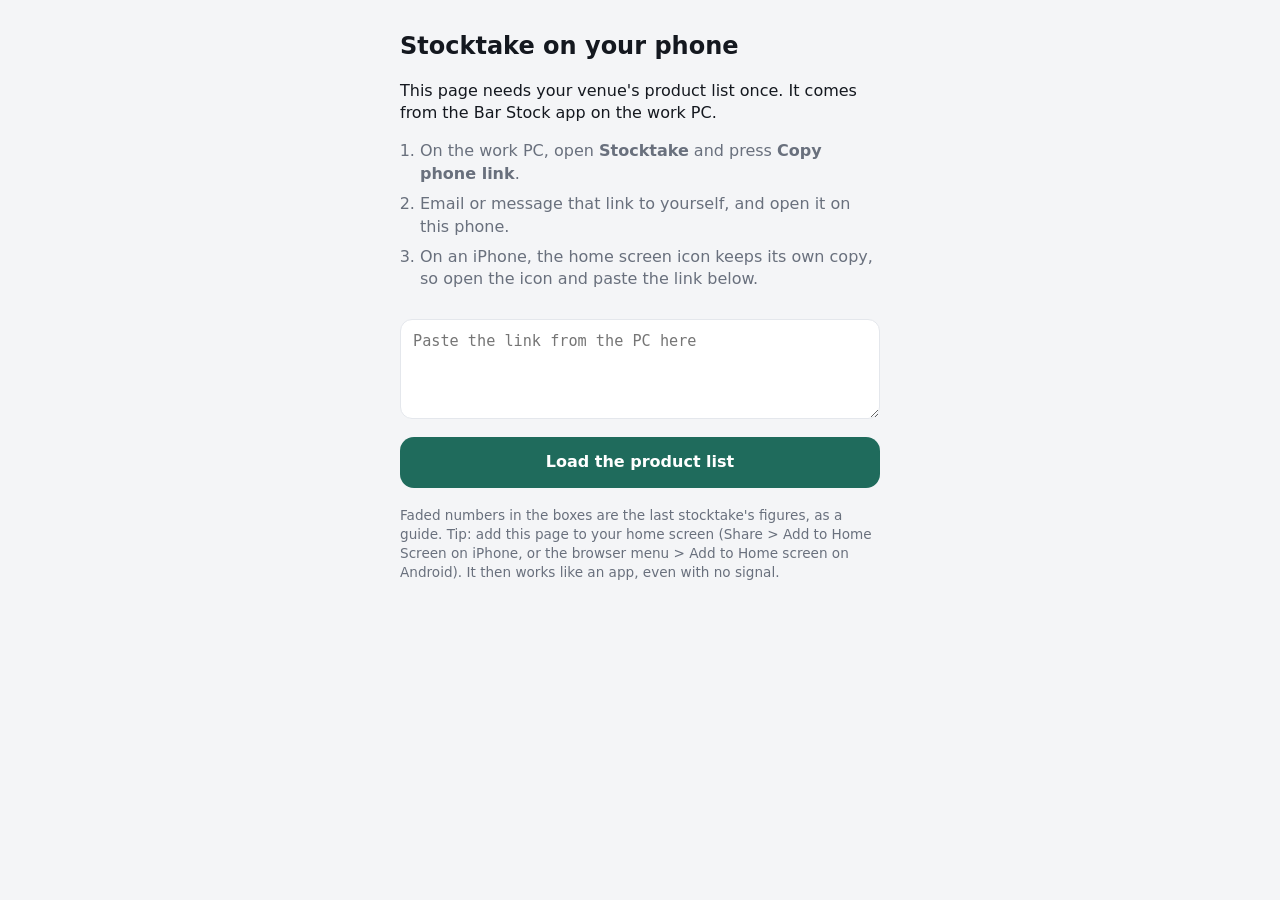
<file: docs/index.html>
<!doctype html>
<html lang="en-GB">
<head>
<meta charset="utf-8">
<meta name="viewport" content="width=device-width, initial-scale=1, viewport-fit=cover">
<title>Stocktake</title>
<meta name="description" content="Count bar stock on your phone, then send the count to the Bar Stock app.">
<meta name="theme-color" content="#1f6b5c">
<meta name="apple-mobile-web-app-capable" content="yes">
<meta name="mobile-web-app-capable" content="yes">
<meta name="apple-mobile-web-app-title" content="Stocktake">
<meta name="apple-mobile-web-app-status-bar-style" content="default">
<link rel="manifest" href="manifest.webmanifest">
<link rel="icon" href="icon.svg" type="image/svg+xml">
<link rel="apple-touch-icon" href="icon-180.png">
<!-- This page holds no venue data. The product list arrives in the part of the link after "#",
     which browsers never send to the website, and everything counted stays on this phone until
     you press Send to PC. -->
<style>
:root{--brand:#1f6b5c;--ink-on-brand:#fff;--bg:#f4f5f7;--card:#fff;--ink:#14181f;--muted:#69707d;--line:#e4e7ec;--soft:#eef4f2;
  --done:#e9f8ef;--done-ink:#067647;--bad:#b42318;--r:14px;--safe-b:env(safe-area-inset-bottom,0px)}
@media (prefers-color-scheme:dark){:root{--bg:#0f1216;--card:#181c22;--ink:#e9ecf1;--muted:#99a1ae;--line:#2a3039;--soft:#1d2a27;--done:#13291d;--done-ink:#6ce9a6;--bad:#f97066}}
*{box-sizing:border-box;-webkit-tap-highlight-color:transparent}
html,body{margin:0;background:var(--bg);color:var(--ink);font:16px/1.4 -apple-system,"Segoe UI",system-ui,Roboto,sans-serif}
button{font:inherit;color:inherit;cursor:pointer}
input{font:inherit;color:var(--ink)}
.hidden{display:none!important}
/* Top */
.top{position:sticky;top:0;z-index:5;background:var(--card);border-bottom:1px solid var(--line);padding:calc(env(safe-area-inset-top,0px) + 10px) 14px 10px}
.title{display:flex;align-items:center;gap:10px;margin-bottom:10px}
.title b{font-size:1.1rem;flex:1;white-space:nowrap;overflow:hidden;text-overflow:ellipsis}
.title .menu{background:none;border:1px solid var(--line);border-radius:10px;padding:6px 12px;font-size:.9rem}
.seg{display:flex;background:var(--bg);border-radius:12px;padding:4px;gap:4px}
.seg button{flex:1;border:0;background:none;padding:9px;border-radius:9px;font-weight:600;color:var(--muted)}
.seg button.on{background:var(--brand);color:var(--ink-on-brand)}
.prog{display:flex;align-items:center;gap:10px;margin-top:10px;font-size:.82rem;color:var(--muted)}
.bar{flex:1;height:6px;background:var(--line);border-radius:3px;overflow:hidden}
.bar span{display:block;height:100%;background:var(--brand);width:0;transition:width .2s}
.search{margin-top:10px;width:100%;border:1px solid var(--line);background:var(--bg);border-radius:12px;padding:10px 12px;font-size:1rem}
/* List */
main{padding:6px 10px calc(96px + var(--safe-b))}
.cat{margin:16px 4px 6px;font-size:.78rem;font-weight:700;color:var(--muted);text-transform:uppercase;letter-spacing:.05em;display:flex;justify-content:space-between}
.item{display:flex;align-items:center;gap:8px;background:var(--card);border:1px solid var(--line);border-radius:var(--r);padding:8px 8px 8px 12px;margin-bottom:6px}
.item.done{background:var(--done);border-color:transparent}
.item .nm{flex:1;min-width:0}
.item .nm b{display:block;font-weight:600;font-size:.95rem;line-height:1.25}
.item .nm span{font-size:.78rem;color:var(--muted)}
.item.new .nm span{color:var(--brand);font-weight:600}
.step{width:44px;height:44px;border-radius:12px;border:1px solid var(--line);background:var(--card);font-size:1.4rem;line-height:1;display:grid;place-items:center;flex:0 0 auto}
.item.done .step{border-color:transparent}
.qty{width:62px;height:44px;text-align:center;border:1px solid var(--line);border-radius:12px;background:var(--card);font-size:1.1rem;font-weight:700;flex:0 0 auto}
.qty:focus{outline:2px solid var(--brand);border-color:transparent}
.qty::placeholder{color:var(--muted);opacity:.45;font-weight:500}
.qty:focus::placeholder{opacity:.25}
.add{width:100%;background:none;border:1.5px dashed var(--line);border-radius:var(--r);padding:11px;color:var(--muted);font-weight:600;margin:2px 0 6px}
.empty{text-align:center;color:var(--muted);padding:30px 10px}
/* Bottom */
.foot{position:fixed;left:0;right:0;bottom:0;background:var(--card);border-top:1px solid var(--line);padding:10px 14px calc(10px + var(--safe-b));display:flex;gap:10px;z-index:5}
.btn{flex:1;border:0;border-radius:14px;padding:14px;font-weight:700;font-size:1rem;background:var(--brand);color:var(--ink-on-brand)}
.btn.ghost{background:var(--bg);color:var(--ink);border:1px solid var(--line)}
.btn.danger{background:none;color:var(--bad);border:1px solid var(--line)}
/* Sheets */
.sheet{position:fixed;inset:0;z-index:10;background:rgba(0,0,0,.45);display:flex;align-items:flex-end}
.sheet>div{background:var(--card);width:100%;max-height:92vh;overflow:auto;border-radius:20px 20px 0 0;padding:20px 18px calc(20px + var(--safe-b))}
.sheet h2{margin:0 0 6px;font-size:1.2rem}
.sheet p{color:var(--muted);margin:6px 0 14px;font-size:.92rem}
.sheet label{display:block;font-size:.85rem;color:var(--muted);margin:12px 0 4px;font-weight:600}
.sheet input,.sheet textarea{width:100%;border:1px solid var(--line);background:var(--bg);border-radius:12px;padding:12px;font-size:1rem}
.sheet textarea{min-height:90px;resize:vertical}
.sheet .btns{display:flex;flex-direction:column;gap:10px;margin-top:18px}
.sum{display:flex;gap:10px;margin:10px 0}
.sum div{flex:1;background:var(--bg);border-radius:12px;padding:10px;text-align:center;font-size:.8rem;color:var(--muted)}
.sum b{display:block;font-size:1.4rem;color:var(--ink)}
.welcome{padding:calc(env(safe-area-inset-top,0px) + 30px) 20px 30px;max-width:520px;margin:0 auto}
.welcome h1{font-size:1.5rem;margin:0 0 8px}
.welcome ol{padding-left:20px;color:var(--muted)}
.welcome li{margin:8px 0}
.welcome textarea{width:100%;min-height:100px;border:1px solid var(--line);background:var(--card);border-radius:12px;padding:12px;font-size:.95rem;margin:12px 0}
.toast{position:fixed;left:50%;transform:translateX(-50%);bottom:calc(90px + var(--safe-b));background:var(--ink);color:var(--card);padding:10px 16px;border-radius:12px;font-weight:600;z-index:20;max-width:calc(100% - 32px);text-align:center}
</style>
</head>
<body>

<div id="welcome" class="welcome hidden">
  <h1>Stocktake on your phone</h1>
  <p>This page needs your venue's product list once. It comes from the Bar Stock app on the work PC.</p>
  <ol>
    <li>On the work PC, open <b>Stocktake</b> and press <b>Copy phone link</b>.</li>
    <li>Email or message that link to yourself, and open it on this phone.</li>
    <li>On an iPhone, the home screen icon keeps its own copy, so open the icon and paste the link below.</li>
  </ol>
  <textarea id="pasteLink" placeholder="Paste the link from the PC here" autocapitalize="off" autocorrect="off" spellcheck="false"></textarea>
  <button class="btn" id="loadLink" style="width:100%">Load the product list</button>
  <p style="color:var(--muted);font-size:.85rem;margin-top:18px">Faded numbers in the boxes are the last stocktake's figures, as a guide. Tip: add this page to your home screen (Share &gt; Add to Home Screen on iPhone, or the browser menu &gt; Add to Home screen on Android). It then works like an app, even with no signal.</p>
</div>

<div id="app" class="hidden">
  <div class="top">
    <div class="title"><b id="venue">Stocktake</b><button class="menu" id="openMenu">More</button></div>
    <div class="seg" id="locs"><button data-loc="Bar">Bar</button><button data-loc="Cellar">Cellar</button></div>
    <div class="prog"><span id="progTxt"></span><div class="bar"><span id="progBar"></span></div></div>
    <input class="search" id="search" type="search" placeholder="Find a product" autocomplete="off">
  </div>
  <main id="list"></main>
  <div class="foot"><button class="btn" id="openSend">Send to PC</button></div>
</div>

<div id="sheet" class="sheet hidden"><div id="sheetBody"></div></div>
<div id="toast" class="toast hidden"></div>

<script>
"use strict";
const $ = (id) => document.getElementById(id);
const esc = (s) => String(s ?? "").replace(/[&<>"']/g, (c) => ({ "&": "&amp;", "<": "&lt;", ">": "&gt;", '"': "&quot;", "'": "&#39;" }[c]));
const LOCS = ["Bar", "Cellar"];

// ── Saved on this phone ──
const store = {
  get(k, d) { try { const v = localStorage.getItem("bsc." + k); return v == null ? d : JSON.parse(v); } catch { return d; } },
  set(k, v) { try { localStorage.setItem("bsc." + k, JSON.stringify(v)); } catch { toast("This phone would not save. Is private browsing on?"); } },
};
let list = store.get("list", null);            // { venue, color, made, products: [[id, label, category, unit]] }
let count = store.get("count", { Bar: {}, Cellar: {}, new: [] });
let loc = store.get("loc", "Bar");
let query = "";

function toast(msg) {
  const t = $("toast");
  t.textContent = msg;
  t.classList.remove("hidden");
  clearTimeout(toast.t);
  toast.t = setTimeout(() => t.classList.add("hidden"), 2600);
}
const save = () => store.set("count", count);
const fmt = (n) => (n == null || n === "" ? "" : String(Math.round(n * 100) / 100));

// ── Product list from the PC's link ──
async function inflate(code) {
  if (!("DecompressionStream" in window)) throw new Error("This browser is too old. Update the phone, or try Chrome or Safari.");
  const b64 = code.replace(/-/g, "+").replace(/_/g, "/");
  const bin = atob(b64 + "===".slice((b64.length + 3) % 4));
  const bytes = Uint8Array.from(bin, (c) => c.charCodeAt(0));
  const stream = new Blob([bytes]).stream().pipeThrough(new DecompressionStream("deflate-raw"));
  return JSON.parse(await new Response(stream).text());
}

async function loadFrom(text) {
  const m = String(text || "").match(/#list=([A-Za-z0-9_-]+)/) || String(text || "").trim().match(/^([A-Za-z0-9_-]{40,})$/);
  if (!m) throw new Error("That does not look like the link from the PC");
  const data = await inflate(m[1]);
  if (data.kind !== "bar-stock-list" || !Array.isArray(data.products)) throw new Error("That link is not a product list");
  const ids = new Set(data.products.map((p) => p[0]));
  // Keep what was already counted for products still on the list.
  for (const l of LOCS) for (const id of Object.keys(count[l] || {})) if (!ids.has(Number(id))) delete count[l][id];
  list = { venue: String(data.venue || "").slice(0, 60), color: /^#[0-9a-f]{6}$/i.test(data.color || "") ? data.color : "",
           made: data.made, products: data.products.filter((p) => Array.isArray(p) && Number.isInteger(p[0])) };
  store.set("list", list);
  save();
  return list.products.length;
}

// ── Drawing ──
function theme() {
  if (list && list.color) {
    document.documentElement.style.setProperty("--brand", list.color);
    const n = parseInt(list.color.slice(1), 16), lum = 0.299 * (n >> 16 & 255) + 0.587 * (n >> 8 & 255) + 0.114 * (n & 255);
    document.documentElement.style.setProperty("--ink-on-brand", lum > 165 ? "#14181f" : "#fff");
    document.querySelector('meta[name="theme-color"]').content = list.color;
  }
}

function render() {
  $("welcome").classList.toggle("hidden", !!list);
  $("app").classList.toggle("hidden", !list);
  if (!list) return;
  theme();
  $("venue").textContent = list.venue ? `${list.venue} stocktake` : "Stocktake";
  document.querySelectorAll("#locs button").forEach((b) => b.classList.toggle("on", b.dataset.loc === loc));
  const mine = count[loc] || (count[loc] = {});
  const done = Object.keys(mine).length + count.new.filter((n) => n.loc === loc).length;
  $("progTxt").textContent = `${loc}: ${done} of ${list.products.length} counted`;
  $("progBar").style.width = `${Math.min(100, done / Math.max(1, list.products.length) * 100)}%`;
  const q = query.trim().toLowerCase();
  let html = "", cat = null, shown = 0;
  const groups = new Map();
  for (const p of list.products) {
    if (q && !`${p[1]} ${p[2]}`.toLowerCase().includes(q)) continue;
    if (!groups.has(p[2])) groups.set(p[2], []);
    groups.get(p[2]).push(p);
  }
  for (const n of count.new) if (n.loc === loc && (!q || n.name.toLowerCase().includes(q))) {
    if (!groups.has(n.category)) groups.set(n.category, []);
    groups.get(n.category).push(n);
  }
  for (const [c, items] of groups) {
    const counted = items.filter((p) => (Array.isArray(p) ? mine[p[0]] != null : true)).length;
    html += `<div class="cat"><span>${esc(c || "Other")}</span><span>${counted}/${items.length}</span></div>`;
    for (const p of items) {
      shown++;
      if (Array.isArray(p)) {
        const v = mine[p[0]];
        html += `<div class="item ${v != null ? "done" : ""}"><div class="nm"><b>${esc(p[1])}</b><span>${esc(p[3])}</span></div>
          <button class="step" data-dec="${p[0]}" aria-label="One less">&minus;</button>
          <input class="qty" data-id="${p[0]}" inputmode="decimal" value="${fmt(v)}" placeholder="${ghost(p)}" aria-label="Count for ${esc(p[1])}${ghost(p) ? `, last time ${ghost(p)}` : ""}">
          <button class="step" data-inc="${p[0]}" aria-label="One more">+</button></div>`;
      } else {
        const i = count.new.indexOf(p);
        html += `<div class="item done new"><div class="nm"><b>${esc(p.name)}</b><span>New item · ${esc(p.size)}</span></div>
          <button class="step" data-ndec="${i}" aria-label="One less">&minus;</button>
          <input class="qty" data-new="${i}" inputmode="decimal" value="${fmt(p.units)}" aria-label="Count for ${esc(p.name)}">
          <button class="step" data-ninc="${i}" aria-label="One more">+</button></div>`;
      }
    }
    if (!q) html += `<button class="add" data-addcat="${esc(c)}">+ Add an item to ${esc(c || "Other")}</button>`;
  }
  if (!shown) html = `<div class="empty">Nothing matches "${esc(query)}".<br><br><button class="add" data-addcat="">+ Add "${esc(query)}" as a new item</button></div>`;
  $("list").innerHTML = html;
}

/** Last stocktake's figure for this place, shown faded in the empty box. Typing replaces it. */
const ghost = (p) => { const v = p[loc === "Bar" ? 4 : 5]; return v == null ? "" : fmt(v); };

function setCount(id, value) {
  const mine = count[loc];
  if (value === "" || value == null || isNaN(value)) delete mine[id];
  else mine[id] = Math.max(0, Math.round(Number(value) * 100) / 100);
  save();
}

// ── Sheets ──
function sheet(html) { $("sheetBody").innerHTML = html; $("sheet").classList.remove("hidden"); }
const close = () => $("sheet").classList.add("hidden");

function addSheet(cat) {
  sheet(`<h2>Add a new item</h2><p>For something on the shelf that is not in the list. The PC asks before adding it as a product.</p>
    <label>Name</label><input id="nName" value="${esc(cat === "" ? query : "")}" placeholder="e.g. Lillet Rose" autocapitalize="words">
    <label>Size</label><input id="nSize" placeholder="e.g. 70cl bottle, 50L keg, 330ml can">
    <label>How many in the ${esc(loc)}</label><input id="nUnits" inputmode="decimal" placeholder="e.g. 2.5">
    <label>Section</label><input id="nCat" value="${esc(cat || "")}" placeholder="e.g. Spirits">
    <div class="btns"><button class="btn" id="nSave">Add it</button><button class="btn ghost" data-close>Cancel</button></div>`);
  setTimeout(() => $("nName").focus(), 50);
}

function sendSheet() {
  const n = (l) => Object.keys(count[l]).length + count.new.filter((x) => x.loc === l).length;
  sheet(`<h2>Send to PC</h2><p>This makes a small file with your count. Email it to the work PC, then drop it into Stocktake in Bar Stock. Nothing changes until someone presses Finish there.</p>
    <div class="sum"><div><b>${n("Bar")}</b>Bar</div><div><b>${n("Cellar")}</b>Cellar</div><div><b>${count.new.length}</b>new items</div></div>
    <label>Your name (shows who counted)</label><input id="byName" value="${esc(store.get("name", ""))}" autocapitalize="words">
    <div class="btns"><button class="btn" id="share">Send the file</button>
    <button class="btn danger" id="clearCount">Start a new count (clears this phone)</button><button class="btn ghost" data-close>Back</button></div>`);
}

function menuSheet() {
  sheet(`<h2>More</h2><p>Product list from ${esc(list.made ? new Date(list.made).toLocaleString("en-GB", { dateStyle: "medium", timeStyle: "short" }) : "the PC")}, ${list.products.length} products.</p>
    <label>New product list from the PC (paste the link)</label><textarea id="menuLink" autocapitalize="off" autocorrect="off" spellcheck="false"></textarea>
    <div class="btns"><button class="btn" id="menuLoad">Load it</button><button class="btn ghost" data-close>Close</button></div>
    <p>Counts are kept on this phone until you send them and start a new count. Products that are no longer on a new list drop out.</p>`);
}

async function share() {
  const by = $("byName").value.trim();
  store.set("name", by);
  const now = new Date();
  const stamp = now.toISOString().slice(0, 16).replace("T", "-").replace(":", "");
  const names = new Map(list.products.map((p) => [p[0], p[1]]));
  const file = {
    kind: "bar-stock-count", v: 1, made: now.toISOString(), by, list_made: list.made,
    counts: Object.fromEntries(LOCS.map((l) => [l, Object.entries(count[l]).map(([id, u]) => [Number(id), u, names.get(Number(id)) || ""])])),
    new: count.new,
  };
  const name = `stocktake-${stamp}${by ? "-" + by.toLowerCase().replace(/[^a-z0-9]+/g, "-") : ""}.json`;
  const blob = new File([JSON.stringify(file)], name, { type: "application/json" });
  if (navigator.canShare && navigator.canShare({ files: [blob] })) {
    try {
      await navigator.share({ files: [blob], title: "Stocktake", text: `Stocktake${by ? " from " + by : ""}` });
      toast("Sent. Keep the count here until it is in the PC.");
      return close();
    } catch (e) { if (e.name === "AbortError") return; }
  }
  const a = document.createElement("a");
  a.href = URL.createObjectURL(blob);
  a.download = name;
  a.click();
  setTimeout(() => URL.revokeObjectURL(a.href), 4000);
  toast("Saved to Downloads. Attach it to an email to the work PC.");
}

// ── Events ──
document.addEventListener("click", async (e) => {
  const b = e.target.closest("button");
  if (!b) { if (e.target.id === "sheet") close(); return; }
  const d = b.dataset;
  try {
    if (d.loc) { loc = d.loc; store.set("loc", loc); window.scrollTo(0, 0); return render(); }
    if (d.inc || d.dec) {
      const id = d.inc || d.dec, cur = count[loc][id] ?? 0;
      setCount(id, d.inc ? Math.floor(cur) + 1 : Math.max(0, Math.ceil(cur) - 1));
      if (navigator.vibrate) navigator.vibrate(8);
      return render();
    }
    if (d.ninc || d.ndec) {
      const n = count.new[d.ninc || d.ndec];
      n.units = d.ninc ? Math.floor(n.units) + 1 : Math.max(0, Math.ceil(n.units) - 1);
      save();
      return render();
    }
    if (d.addcat !== undefined) return addSheet(d.addcat);
    if (d.close !== undefined) return close();
    if (b.id === "nSave") {
      const name = $("nName").value.trim(), size = $("nSize").value.trim(), units = Number($("nUnits").value || 0);
      if (!name) throw new Error("Give it a name");
      if (!/\d/.test(size)) throw new Error("Give the size, e.g. 70cl bottle");
      count.new.push({ loc, name, size, units: Math.max(0, units), category: $("nCat").value.trim() });
      save();
      close();
      query = "";
      $("search").value = "";
      toast(`${name} added`);
      return render();
    }
    if (b.id === "openSend") return sendSheet();
    if (b.id === "share") return share();
    if (b.id === "clearCount") {
      if (!confirm("Clear everything counted on this phone? Only do this once the count is in the PC.")) return;
      count = { Bar: {}, Cellar: {}, new: [] };
      save();
      close();
      toast("Ready for a new count");
      return render();
    }
    if (b.id === "openMenu") return menuSheet();
    if (b.id === "menuLoad" || b.id === "loadLink") {
      const n = await loadFrom($(b.id === "menuLoad" ? "menuLink" : "pasteLink").value);
      close();
      toast(`${n} products loaded`);
      return render();
    }
  } catch (err) { toast(err.message); }
});

document.addEventListener("change", (e) => {
  const el = e.target;
  if (el.dataset.id) { setCount(el.dataset.id, el.value.replace(",", ".")); render(); }
  if (el.dataset.new !== undefined) {
    count.new[el.dataset.new].units = Math.max(0, Number(el.value.replace(",", ".")) || 0);
    save();
    render();
  }
});
document.addEventListener("focusin", (e) => { if (e.target.classList.contains("qty")) e.target.select(); });
document.addEventListener("keydown", (e) => {
  if (e.key === "Enter" && e.target.classList.contains("qty")) {
    // Enter moves to the next count, so a whole shelf can be typed in one go.
    const all = [...document.querySelectorAll(".qty")];
    e.target.blur();
    const next = all[all.indexOf(e.target) + 1];
    if (next) setTimeout(() => document.querySelector(`.qty[data-id="${next.dataset.id}"]`)?.focus(), 30);
  }
});
$("search").addEventListener("input", (e) => { query = e.target.value; render(); });

// ── Start ──
(async () => {
  if (location.hash.startsWith("#list=")) {
    try { toast(`${await loadFrom(location.hash)} products loaded`); }
    catch (err) { toast(err.message); }
    history.replaceState(null, "", location.pathname);  // the list is saved; keep it out of the address bar
  }
  render();
  if ("serviceWorker" in navigator) navigator.serviceWorker.register("sw.js").catch(() => {});
})();
</script>
</body>
</html>
</file>
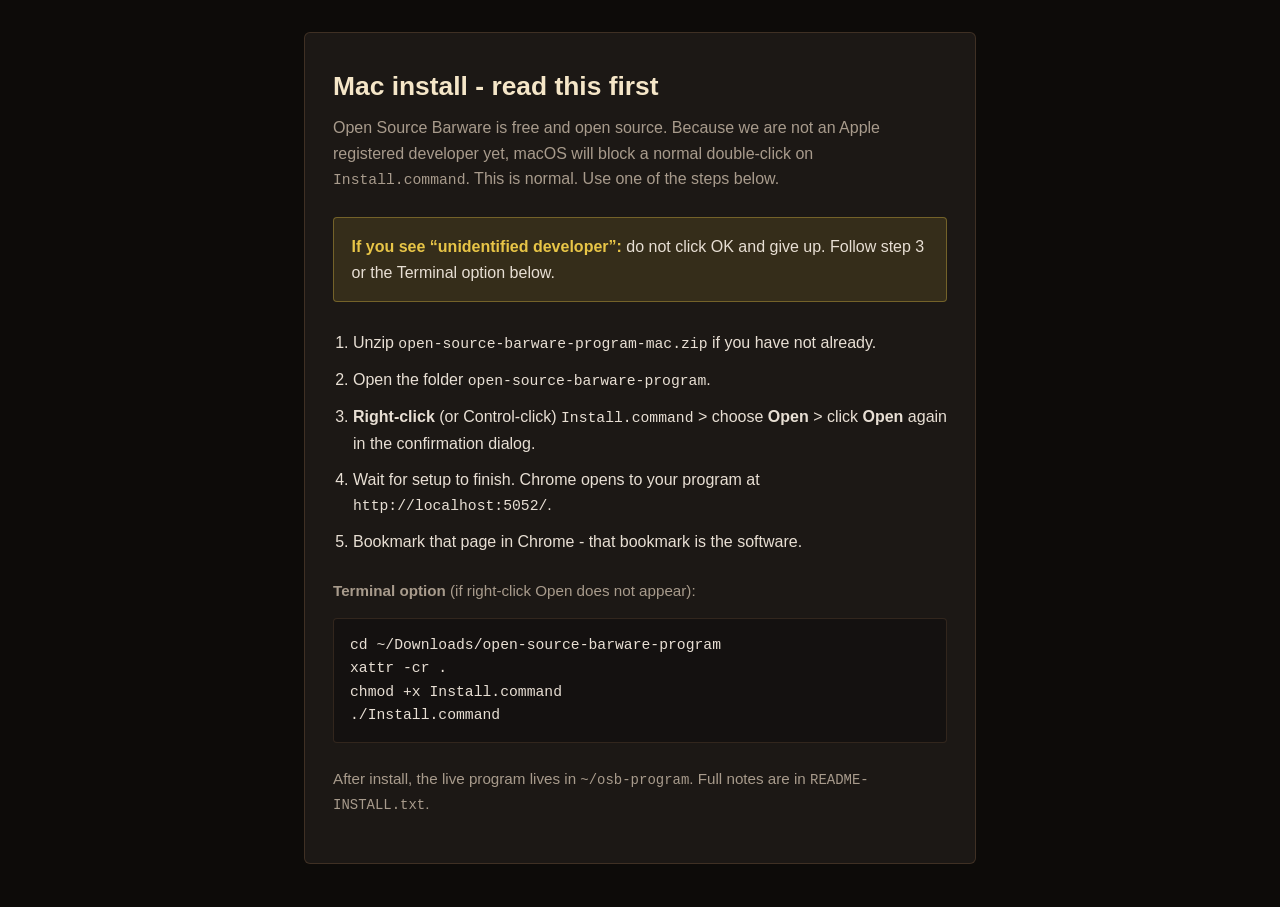
<file: START-HERE-MAC.html>
<!DOCTYPE html>
<html lang="en">
<head>
  <meta charset="utf-8" />
  <meta name="viewport" content="width=device-width, initial-scale=1" />
  <title>Open Source Barware - Mac Install</title>
  <style>
    :root {
      color-scheme: dark;
      --bg: #0d0b09;
      --panel: #1c1815;
      --text: #e8dfd4;
      --muted: #a89b8c;
      --copper: #a8784f;
      --cream: #f5e6c8;
      --warn: #e8c547;
    }
    * { box-sizing: border-box; }
    body {
      margin: 0;
      font: 16px/1.6 -apple-system, BlinkMacSystemFont, "Segoe UI", sans-serif;
      background: var(--bg);
      color: var(--text);
      padding: 2rem 1.25rem 3rem;
    }
    main {
      max-width: 42rem;
      margin: 0 auto;
      background: var(--panel);
      border: 1px solid rgba(168, 120, 79, 0.25);
      border-radius: 6px;
      padding: 2rem 1.75rem;
    }
    h1 {
      margin: 0 0 0.5rem;
      font-size: 1.65rem;
      color: var(--cream);
    }
    .lede { color: var(--muted); margin: 0 0 1.5rem; }
    .warn {
      background: rgba(232, 197, 71, 0.12);
      border: 1px solid rgba(232, 197, 71, 0.35);
      border-radius: 4px;
      padding: 1rem 1.1rem;
      margin: 1.25rem 0 1.75rem;
    }
    .warn strong { color: var(--warn); }
    ol { padding-left: 1.25rem; }
    li { margin: 0.65rem 0; }
    code, pre {
      font-family: ui-monospace, SFMono-Regular, Menlo, monospace;
      font-size: 0.92em;
    }
    pre {
      background: #141110;
      border: 1px solid rgba(168, 120, 79, 0.2);
      border-radius: 4px;
      padding: 0.9rem 1rem;
      overflow-x: auto;
      white-space: pre-wrap;
      word-break: break-word;
    }
    .alt { color: var(--muted); font-size: 0.95rem; margin-top: 1.5rem; }
  </style>
</head>
<body>
  <main>
    <h1>Mac install - read this first</h1>
    <p class="lede">
      Open Source Barware is free and open source. Because we are not an Apple
      registered developer yet, macOS will block a normal double-click on
      <code>Install.command</code>. This is normal. Use one of the steps below.
    </p>

    <div class="warn">
      <strong>If you see “unidentified developer”:</strong> do not click OK and
      give up. Follow step 3 or the Terminal option below.
    </div>

    <ol>
      <li>Unzip <code>open-source-barware-program-mac.zip</code> if you have not already.</li>
      <li>Open the folder <code>open-source-barware-program</code>.</li>
      <li>
        <strong>Right-click</strong> (or Control-click) <code>Install.command</code>
        &gt; choose <strong>Open</strong> &gt; click <strong>Open</strong> again in the
        confirmation dialog.
      </li>
      <li>Wait for setup to finish. Chrome opens to your program at
        <code>http://localhost:5052/</code>.</li>
      <li>Bookmark that page in Chrome - that bookmark is the software.</li>
    </ol>

    <p class="alt"><strong>Terminal option</strong> (if right-click Open does not appear):</p>
    <pre>cd ~/Downloads/open-source-barware-program
xattr -cr .
chmod +x Install.command
./Install.command</pre>

    <p class="alt">
      After install, the live program lives in <code>~/osb-program</code>.
      Full notes are in <code>README-INSTALL.txt</code>.
    </p>
  </main>
</body>
</html>
</file>
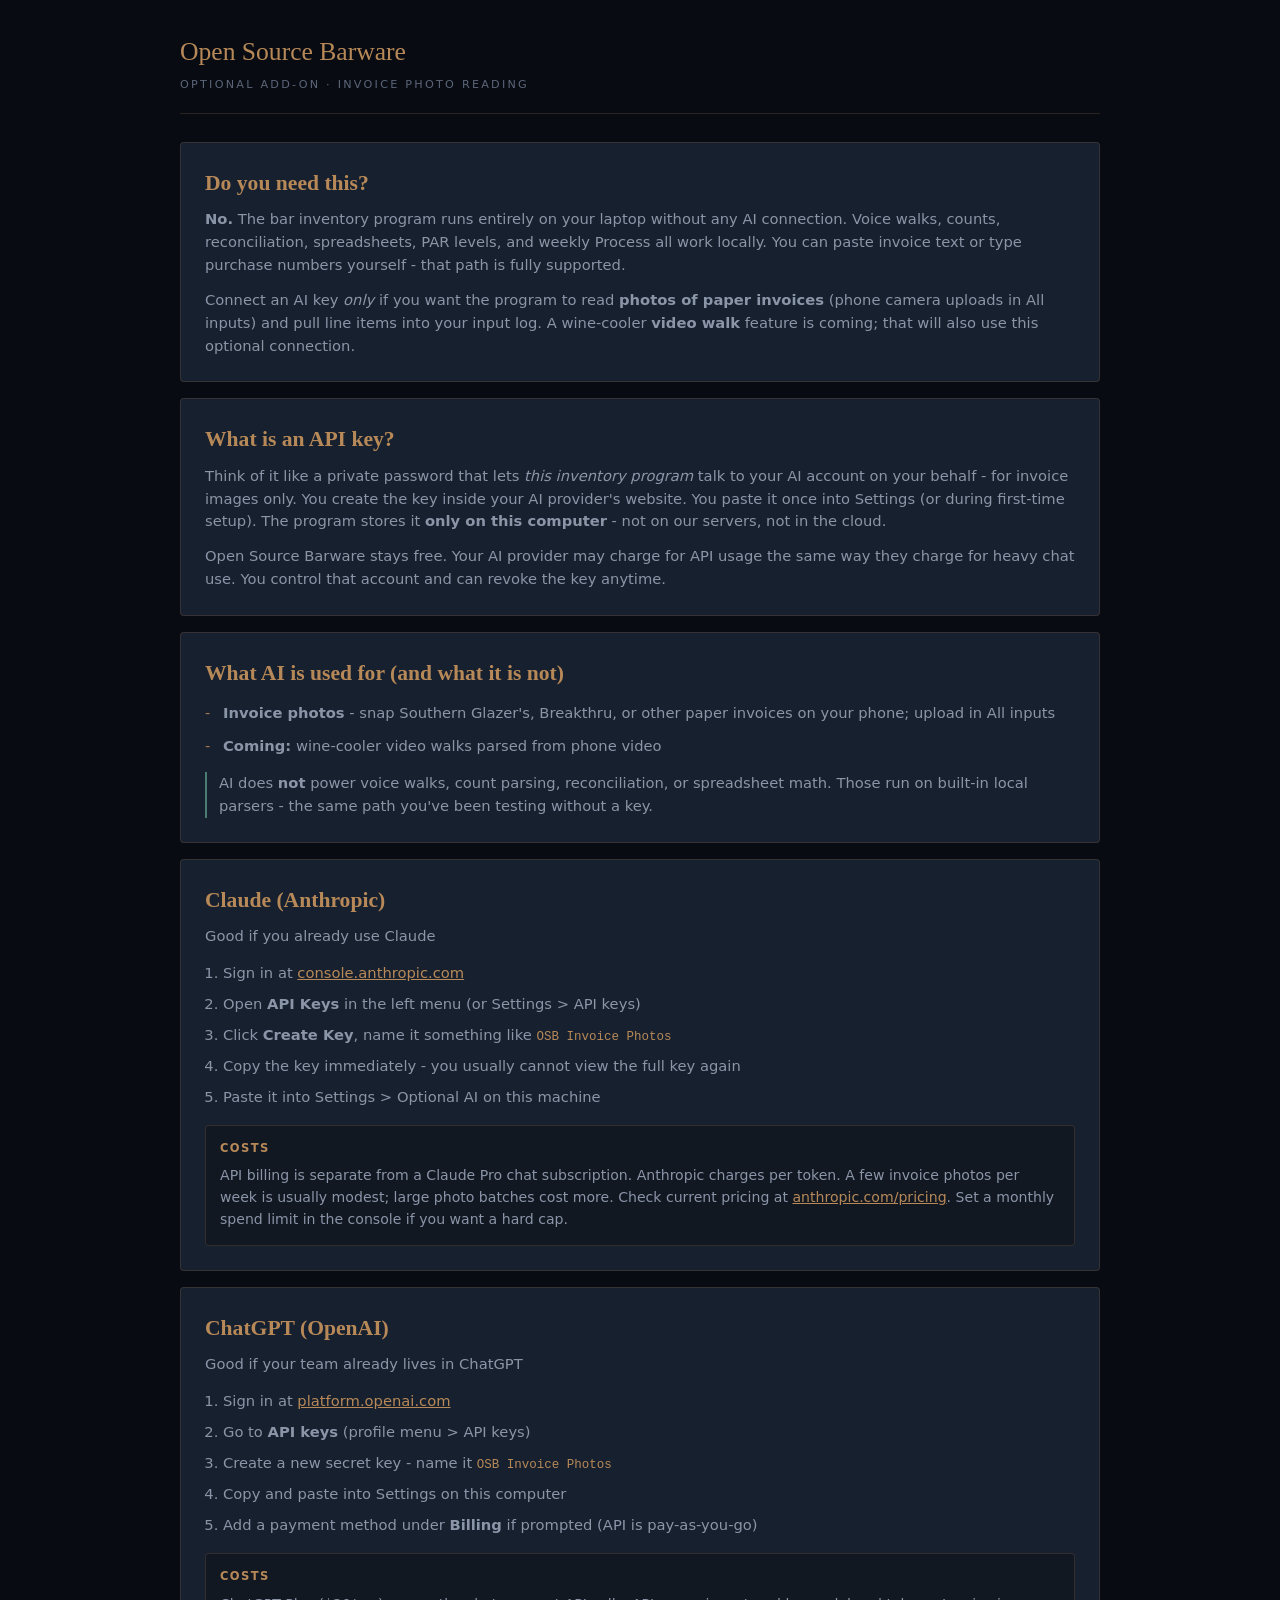
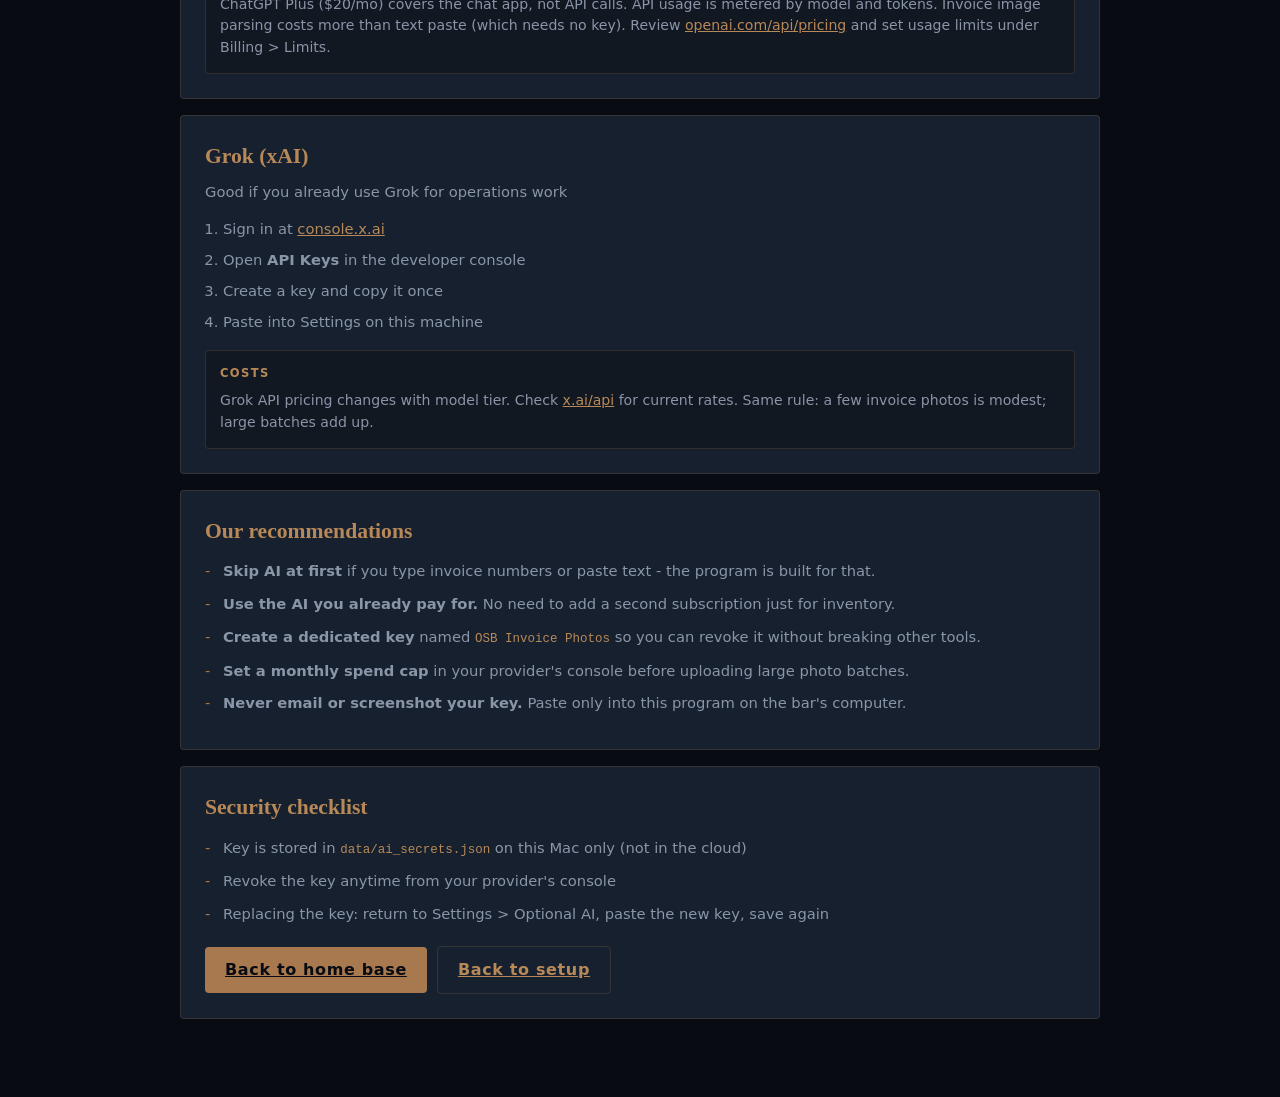
<file: static/api-guide.html>
<!DOCTYPE html>
<html lang="en">
<head>
  <meta charset="UTF-8" />
  <meta name="viewport" content="width=device-width, initial-scale=1" />
  <title>Optional AI Connection - Open Source Barware</title>
  <link rel="stylesheet" href="/static/css/app.css" />
</head>
<body>
  <div class="shell">
    <header class="header">
      <div class="brand">Open Source Barware</div>
      <div class="subbrand">Optional add-on · invoice photo reading</div>
    </header>

    <section class="panel">
      <h2>Do you need this?</h2>
      <p>
        <strong>No.</strong> The bar inventory program runs entirely on your laptop without any AI connection.
        Voice walks, counts, reconciliation, spreadsheets, PAR levels, and weekly Process all work locally.
        You can paste invoice text or type purchase numbers yourself - that path is fully supported.
      </p>
      <p style="margin-top:12px;">
        Connect an AI key <em>only</em> if you want the program to read <strong>photos of paper invoices</strong>
        (phone camera uploads in All inputs) and pull line items into your input log. A wine-cooler
        <strong>video walk</strong> feature is coming; that will also use this optional connection.
      </p>
    </section>

    <section class="panel">
      <h2>What is an API key?</h2>
      <p>
        Think of it like a private password that lets <em>this inventory program</em> talk to
        your AI account on your behalf - for invoice images only. You create the key inside your
        AI provider's website. You paste it once into Settings (or during first-time setup).
        The program stores it <strong>only on this computer</strong> - not on our servers, not in the cloud.
      </p>
      <p style="margin-top:12px;">
        Open Source Barware stays free. Your AI provider may charge for API usage the same way
        they charge for heavy chat use. You control that account and can revoke the key anytime.
      </p>
    </section>

    <section class="panel">
      <h2>What AI is used for (and what it is not)</h2>
      <ul class="guide-list">
        <li><strong>Invoice photos</strong> - snap Southern Glazer's, Breakthru, or other paper invoices on your phone; upload in All inputs</li>
        <li><strong>Coming:</strong> wine-cooler video walks parsed from phone video</li>
      </ul>
      <p class="guide-note">
        AI does <strong>not</strong> power voice walks, count parsing, reconciliation, or spreadsheet math.
        Those run on built-in local parsers - the same path you've been testing without a key.
      </p>
    </section>

    <section class="panel provider-panel" id="claude">
      <h2>Claude (Anthropic)</h2>
      <p class="provider-tag">Good if you already use Claude</p>
      <ol class="guide-steps">
        <li>Sign in at <a href="https://console.anthropic.com/" target="_blank" rel="noopener">console.anthropic.com</a></li>
        <li>Open <strong>API Keys</strong> in the left menu (or Settings &gt; API keys)</li>
        <li>Click <strong>Create Key</strong>, name it something like <code>OSB Invoice Photos</code></li>
        <li>Copy the key immediately - you usually cannot view the full key again</li>
        <li>Paste it into Settings &gt; Optional AI on this machine</li>
      </ol>
      <div class="cost-box">
        <strong>Costs</strong>
        <p>
          API billing is separate from a Claude Pro chat subscription. Anthropic charges per
          token. A few invoice photos per week is usually modest; large photo batches cost more.
          Check current pricing at
          <a href="https://www.anthropic.com/pricing" target="_blank" rel="noopener">anthropic.com/pricing</a>.
          Set a monthly spend limit in the console if you want a hard cap.
        </p>
      </div>
    </section>

    <section class="panel provider-panel" id="chatgpt">
      <h2>ChatGPT (OpenAI)</h2>
      <p class="provider-tag">Good if your team already lives in ChatGPT</p>
      <ol class="guide-steps">
        <li>Sign in at <a href="https://platform.openai.com/" target="_blank" rel="noopener">platform.openai.com</a></li>
        <li>Go to <strong>API keys</strong> (profile menu &gt; API keys)</li>
        <li>Create a new secret key - name it <code>OSB Invoice Photos</code></li>
        <li>Copy and paste into Settings on this computer</li>
        <li>Add a payment method under <strong>Billing</strong> if prompted (API is pay-as-you-go)</li>
      </ol>
      <div class="cost-box">
        <strong>Costs</strong>
        <p>
          ChatGPT Plus ($20/mo) covers the chat app, not API calls. API usage is metered by model
          and tokens. Invoice image parsing costs more than text paste (which needs no key).
          Review
          <a href="https://openai.com/api/pricing" target="_blank" rel="noopener">openai.com/api/pricing</a>
          and set usage limits under Billing &gt; Limits.
        </p>
      </div>
    </section>

    <section class="panel provider-panel" id="grok">
      <h2>Grok (xAI)</h2>
      <p class="provider-tag">Good if you already use Grok for operations work</p>
      <ol class="guide-steps">
        <li>Sign in at <a href="https://console.x.ai/" target="_blank" rel="noopener">console.x.ai</a></li>
        <li>Open <strong>API Keys</strong> in the developer console</li>
        <li>Create a key and copy it once</li>
        <li>Paste into Settings on this machine</li>
      </ol>
      <div class="cost-box">
        <strong>Costs</strong>
        <p>
          Grok API pricing changes with model tier. Check
          <a href="https://x.ai/api" target="_blank" rel="noopener">x.ai/api</a> for current rates.
          Same rule: a few invoice photos is modest; large batches add up.
        </p>
      </div>
    </section>

    <section class="panel">
      <h2>Our recommendations</h2>
      <ul class="guide-list">
        <li><strong>Skip AI at first</strong> if you type invoice numbers or paste text - the program is built for that.</li>
        <li><strong>Use the AI you already pay for.</strong> No need to add a second subscription just for inventory.</li>
        <li><strong>Create a dedicated key</strong> named <code>OSB Invoice Photos</code> so you can revoke it without breaking other tools.</li>
        <li><strong>Set a monthly spend cap</strong> in your provider's console before uploading large photo batches.</li>
        <li><strong>Never email or screenshot your key.</strong> Paste only into this program on the bar's computer.</li>
      </ul>
    </section>

    <section class="panel">
      <h2>Security checklist</h2>
      <ul class="guide-list">
        <li>Key is stored in <code>data/ai_secrets.json</code> on this Mac only (not in the cloud)</li>
        <li>Revoke the key anytime from your provider's console</li>
        <li>Replacing the key: return to Settings &gt; Optional AI, paste the new key, save again</li>
      </ul>
      <div class="actions" style="margin-top:20px;">
        <a class="btn btn-primary" href="/home">Back to home base</a>
        <a class="btn btn-secondary" href="/setup">Back to setup</a>
      </div>
    </section>
  </div>
</body>
</html>
</file>
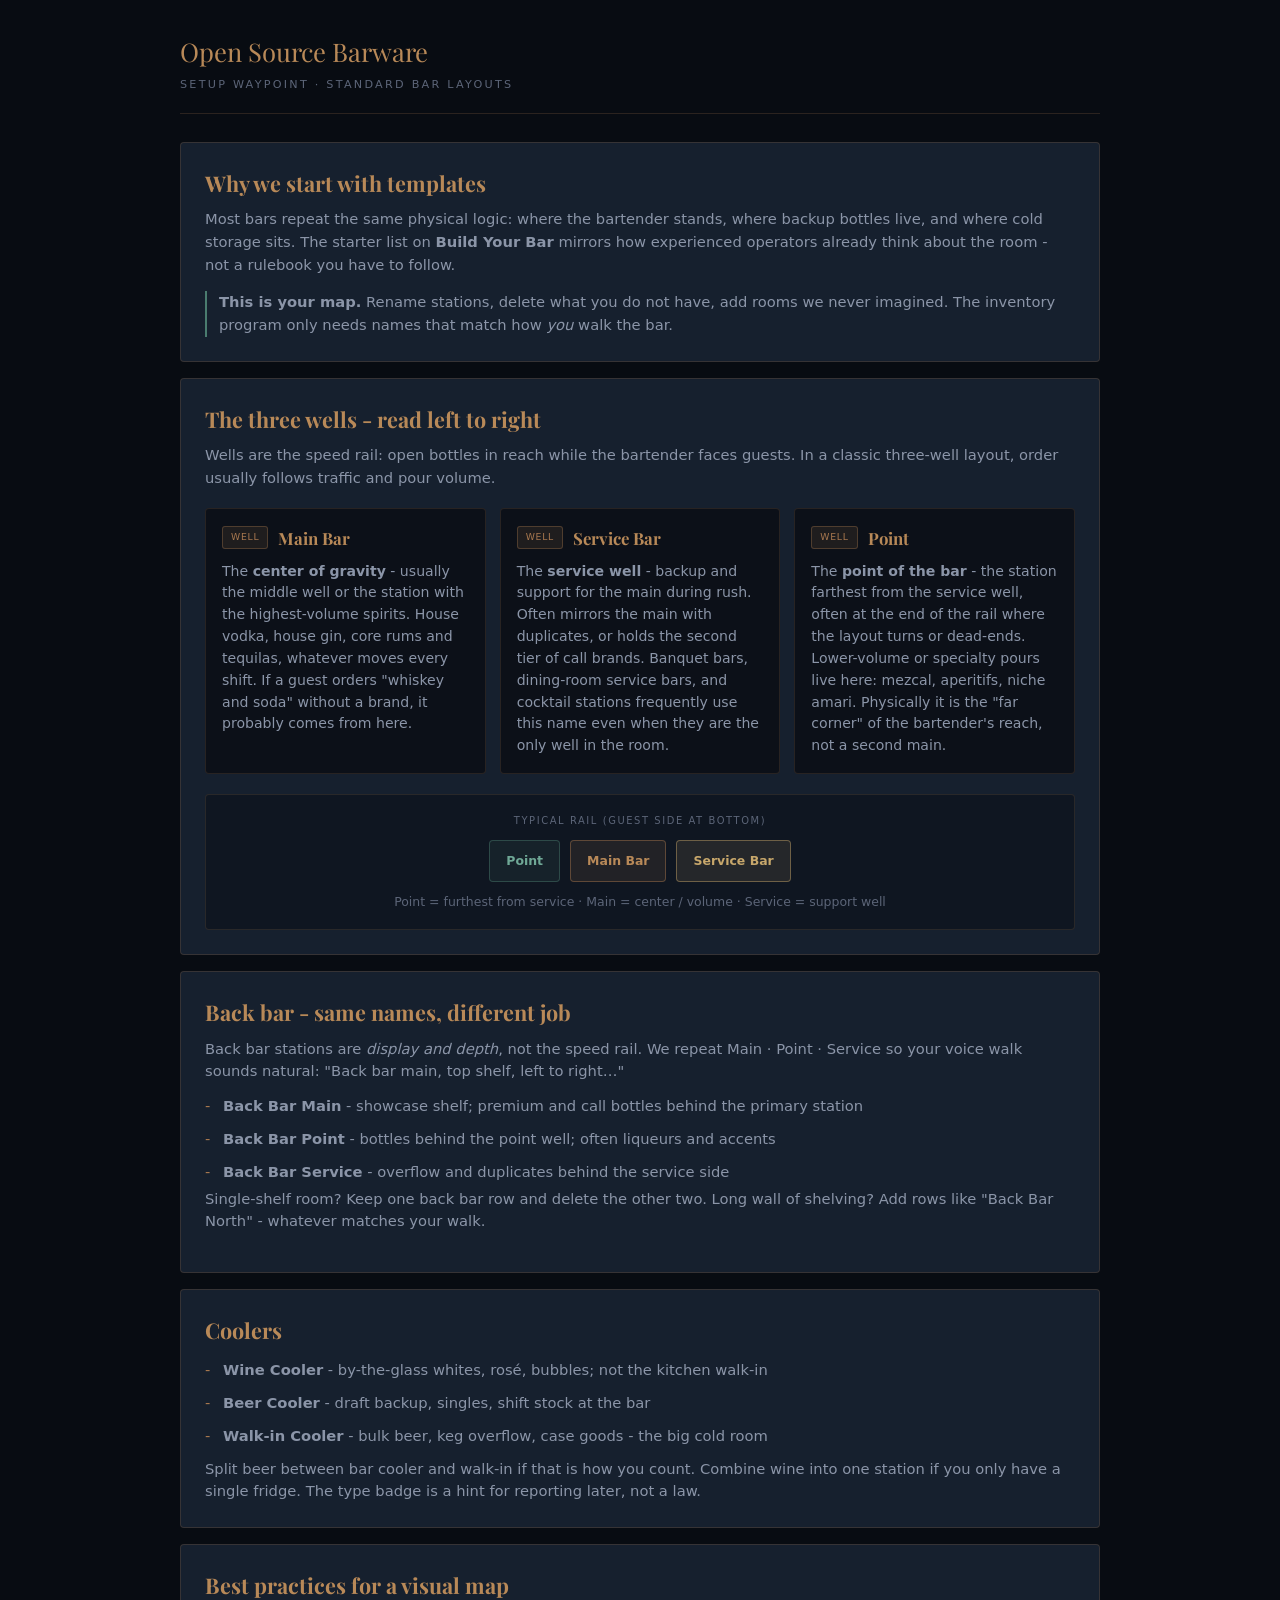
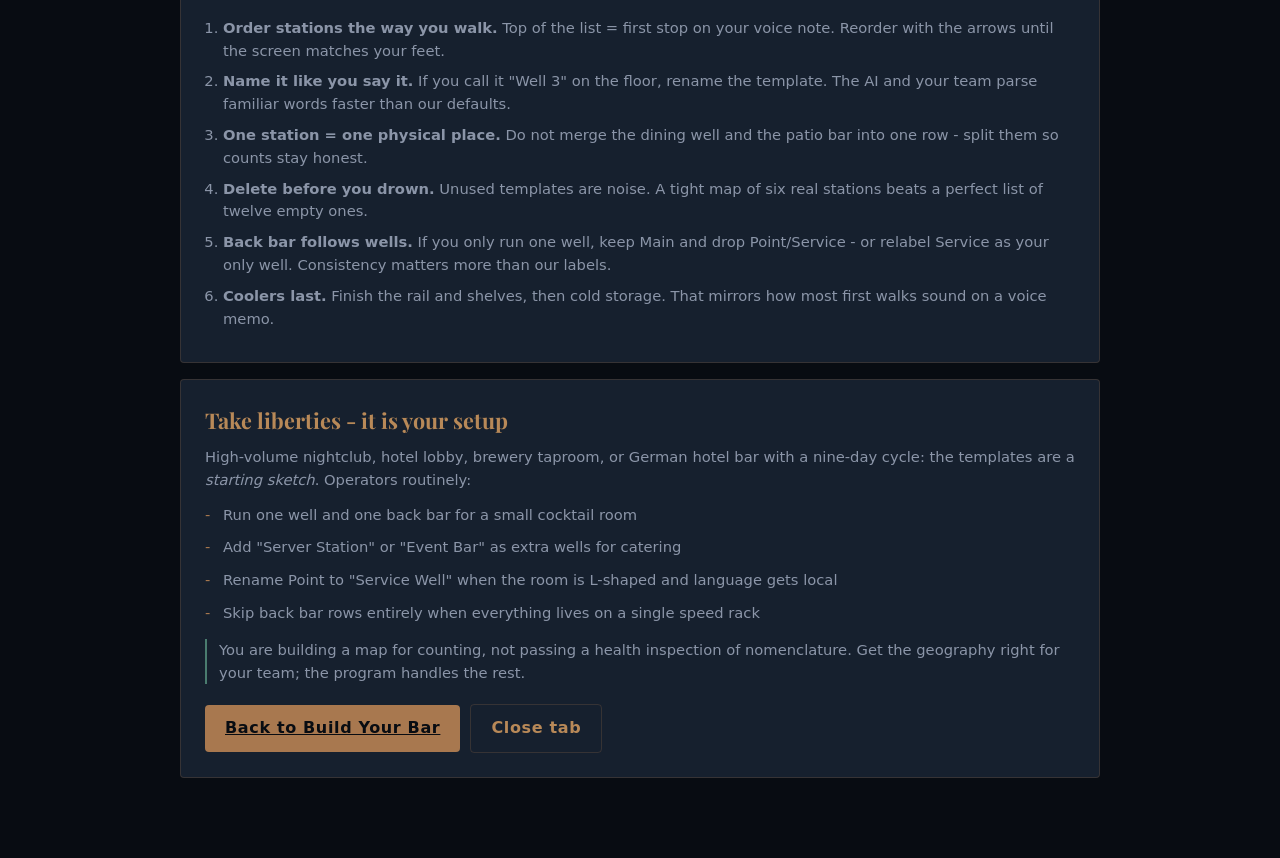
<file: static/standard-setups.html>
<!DOCTYPE html>
<html lang="en">
<head>
  <meta charset="UTF-8" />
  <meta name="viewport" content="width=device-width, initial-scale=1" />
  <title>Learn Standard Setups - Open Source Barware</title>
  <link rel="preconnect" href="https://fonts.googleapis.com" />
  <link rel="preconnect" href="https://fonts.gstatic.com" crossorigin />
  <link href="https://fonts.googleapis.com/css2?family=Playfair+Display:wght@500;600;700&display=swap" rel="stylesheet" />
  <link rel="stylesheet" href="/static/css/app.css" />
</head>
<body>
  <div class="shell">
    <header class="header">
      <div class="brand">Open Source Barware</div>
      <div class="subbrand">Setup waypoint · Standard bar layouts</div>
    </header>

    <section class="panel">
      <h2>Why we start with templates</h2>
      <p>
        Most bars repeat the same physical logic: where the bartender stands, where backup bottles live,
        and where cold storage sits. The starter list on <strong>Build Your Bar</strong> mirrors how
        experienced operators already think about the room - not a rulebook you have to follow.
      </p>
      <p class="guide-note">
        <strong>This is your map.</strong> Rename stations, delete what you do not have, add rooms we
        never imagined. The inventory program only needs names that match how <em>you</em> walk the bar.
      </p>
    </section>

    <section class="panel">
      <h2>The three wells - read left to right</h2>
      <p>
        Wells are the speed rail: open bottles in reach while the bartender faces guests. In a classic
        three-well layout, order usually follows traffic and pour volume.
      </p>

      <div class="setup-card-grid">
        <div class="setup-card">
          <div class="setup-card-head">
            <span class="station-badge badge-well">well</span>
            <h3>Main Bar</h3>
          </div>
          <p>
            The <strong>center of gravity</strong> - usually the middle well or the station with the
            highest-volume spirits. House vodka, house gin, core rums and tequilas, whatever moves every
            shift. If a guest orders "whiskey and soda" without a brand, it probably comes from here.
          </p>
        </div>

        <div class="setup-card">
          <div class="setup-card-head">
            <span class="station-badge badge-well">well</span>
            <h3>Service Bar</h3>
          </div>
          <p>
            The <strong>service well</strong> - backup and support for the main during rush. Often
            mirrors the main with duplicates, or holds the second tier of call brands. Banquet bars,
            dining-room service bars, and cocktail stations frequently use this name even when they are
            the only well in the room.
          </p>
        </div>

        <div class="setup-card">
          <div class="setup-card-head">
            <span class="station-badge badge-well">well</span>
            <h3>Point</h3>
          </div>
          <p>
            The <strong>point of the bar</strong> - the station farthest from the service well, often
            at the end of the rail where the layout turns or dead-ends. Lower-volume or specialty pours
            live here: mezcal, aperitifs, niche amari. Physically it is the "far corner" of the bartender's
            reach, not a second main.
          </p>
        </div>
      </div>

      <div class="bar-diagram" aria-hidden="true">
        <div class="bar-diagram-label">Typical rail (guest side at bottom)</div>
        <div class="bar-diagram-rail">
          <span class="bar-diagram-station point">Point</span>
          <span class="bar-diagram-station main">Main Bar</span>
          <span class="bar-diagram-station service">Service Bar</span>
        </div>
        <div class="bar-diagram-caption">Point = furthest from service · Main = center / volume · Service = support well</div>
      </div>
    </section>

    <section class="panel">
      <h2>Back bar - same names, different job</h2>
      <p>
        Back bar stations are <em>display and depth</em>, not the speed rail. We repeat Main · Point ·
        Service so your voice walk sounds natural: "Back bar main, top shelf, left to right…"
      </p>
      <ul class="guide-list">
        <li><strong>Back Bar Main</strong> - showcase shelf; premium and call bottles behind the primary station</li>
        <li><strong>Back Bar Point</strong> - bottles behind the point well; often liqueurs and accents</li>
        <li><strong>Back Bar Service</strong> - overflow and duplicates behind the service side</li>
      </ul>
      <p class="field-hint">
        Single-shelf room? Keep one back bar row and delete the other two. Long wall of shelving?
        Add rows like "Back Bar North" - whatever matches your walk.
      </p>
    </section>

    <section class="panel">
      <h2>Coolers</h2>
      <ul class="guide-list">
        <li><strong>Wine Cooler</strong> - by-the-glass whites, rosé, bubbles; not the kitchen walk-in</li>
        <li><strong>Beer Cooler</strong> - draft backup, singles, shift stock at the bar</li>
        <li><strong>Walk-in Cooler</strong> - bulk beer, keg overflow, case goods - the big cold room</li>
      </ul>
      <p>
        Split beer between bar cooler and walk-in if that is how you count. Combine wine into one station
        if you only have a single fridge. The type badge is a hint for reporting later, not a law.
      </p>
    </section>

    <section class="panel">
      <h2>Best practices for a visual map</h2>
      <ol class="guide-steps">
        <li><strong>Order stations the way you walk.</strong> Top of the list = first stop on your voice note. Reorder with the arrows until the screen matches your feet.</li>
        <li><strong>Name it like you say it.</strong> If you call it "Well 3" on the floor, rename the template. The AI and your team parse familiar words faster than our defaults.</li>
        <li><strong>One station = one physical place.</strong> Do not merge the dining well and the patio bar into one row - split them so counts stay honest.</li>
        <li><strong>Delete before you drown.</strong> Unused templates are noise. A tight map of six real stations beats a perfect list of twelve empty ones.</li>
        <li><strong>Back bar follows wells.</strong> If you only run one well, keep Main and drop Point/Service - or relabel Service as your only well. Consistency matters more than our labels.</li>
        <li><strong>Coolers last.</strong> Finish the rail and shelves, then cold storage. That mirrors how most first walks sound on a voice memo.</li>
      </ol>
    </section>

    <section class="panel">
      <h2>Take liberties - it is your setup</h2>
      <p>
        High-volume nightclub, hotel lobby, brewery taproom, or German hotel bar with a nine-day cycle:
        the templates are a <em>starting sketch</em>. Operators routinely:
      </p>
      <ul class="guide-list">
        <li>Run one well and one back bar for a small cocktail room</li>
        <li>Add "Server Station" or "Event Bar" as extra wells for catering</li>
        <li>Rename Point to "Service Well" when the room is L-shaped and language gets local</li>
        <li>Skip back bar rows entirely when everything lives on a single speed rack</li>
      </ul>
      <p class="guide-note">
        You are building a map for counting, not passing a health inspection of nomenclature. Get the
        geography right for your team; the program handles the rest.
      </p>
      <div class="actions" style="margin-top:20px;">
        <a class="btn btn-primary" href="/">Back to Build Your Bar</a>
        <button class="btn btn-secondary" type="button" onclick="window.close()">Close tab</button>
      </div>
    </section>
  </div>
</body>
</html>
</file>
<file: static/css/app.css>
:root {
  --bg: #080c12;
  --bg-warm: #0c1018;
  --bg-panel: #111822;
  --bg-card: #16202e;
  --text: #e0e6ef;
  --cream: #e8e0d4;
  --text-muted: #8b95a8;
  --text-light: #5c6578;
  --copper: #a8784f;
  --copper-bright: #b88958;
  --brass: #c7a76b;
  --patina: #4a7c6f;
  --patina-light: #6fa896;
  --wine: #6b2d3c;
  --wine-glow: #c45c6a;
  --gear-border: rgba(168, 120, 79, 0.18);
  --border: rgba(168, 120, 79, 0.22);
  --font-serif: "Playfair Display", Georgia, serif;
  --font-sans: "Instrument Sans", system-ui, -apple-system, sans-serif;
  --admin-glow: rgba(168, 120, 79, 0.12);
  --admin-glass: rgba(22, 32, 46, 0.72);
}

* { box-sizing: border-box; margin: 0; padding: 0; }

body {
  font-family: var(--font-sans);
  background: var(--bg);
  color: var(--text);
  line-height: 1.55;
  min-height: 100vh;
}

a { color: var(--copper-bright); }

.shell { max-width: 960px; margin: 0 auto; padding: 32px 20px 64px; }

.header {
  border-bottom: 1px solid var(--border);
  padding-bottom: 20px;
  margin-bottom: 28px;
}

.brand {
  font-family: var(--font-serif);
  font-size: 1.6rem;
  color: var(--copper-bright);
}

.subbrand {
  font-size: 0.7rem;
  letter-spacing: 0.2em;
  text-transform: uppercase;
  color: var(--text-light);
  margin-top: 4px;
}

.panel {
  background: var(--bg-card);
  border: 1px solid var(--border);
  border-radius: 4px;
  padding: 24px;
  margin-bottom: 16px;
}

.panel h2 {
  font-family: var(--font-serif);
  font-size: 1.35rem;
  color: var(--copper-bright);
  margin-bottom: 8px;
}

.panel p { color: var(--text-muted); font-size: 0.92rem; }

.phase-rail {
  display: flex;
  flex-wrap: nowrap;
  gap: 8px;
  margin: 20px 0 28px;
  overflow-x: auto;
  padding-bottom: 6px;
  -webkit-overflow-scrolling: touch;
}

.phase-pill {
  font-size: 0.68rem;
  letter-spacing: 0.08em;
  text-transform: uppercase;
  padding: 6px 10px;
  border: 1px solid var(--border);
  border-radius: 999px;
  color: var(--text-light);
}

.phase-pill-btn {
  font: inherit;
  background: transparent;
  cursor: pointer;
  white-space: nowrap;
  flex-shrink: 0;
  transition: border-color 0.15s, color 0.15s;
}

.phase-pill-btn:hover {
  border-color: var(--copper);
  color: var(--copper-bright);
}

.count-action-bar {
  display: flex;
  align-items: center;
  justify-content: space-between;
  gap: 16px;
  margin: 20px 0 16px;
}

.count-action-bar .btn-primary {
  margin-left: auto;
}

.count-reminders-panel {
  margin-bottom: 16px;
  padding: 16px 18px;
  background: rgba(74, 124, 111, 0.1);
  border: 1px solid rgba(111, 168, 150, 0.28);
  border-radius: 6px;
}

.count-reminders-title {
  font-family: var(--font-serif);
  font-size: 1rem;
  color: var(--patina-light);
  margin-bottom: 10px;
}

.count-reminders-list {
  margin: 0;
  padding-left: 1.2rem;
  color: var(--text-muted);
  font-size: 0.88rem;
  line-height: 1.55;
}

.count-reminders-list li + li {
  margin-top: 8px;
}

.count-entry-panel {
  margin-bottom: 16px;
  padding: 16px 18px;
  background: var(--bg-warm);
  border: 1px solid var(--gear-border);
  border-radius: 6px;
}

.count-entry-panel textarea {
  min-height: 160px;
}

.count-level-input {
  width: 72px;
  margin-bottom: 0;
  padding: 6px 8px;
  font-size: 0.82rem;
  color: var(--cream);
  background: var(--bg-card);
}

@media (max-width: 540px) {
  .count-action-bar {
    flex-direction: column;
    align-items: stretch;
  }

  .count-action-bar .btn-primary {
    margin-left: 0;
  }
}

/* V1.5 Phase 1.2 - Mobile Count View (fun + professional, no AI slop)
   Large taps, tactile, operator-first. Extends existing copper/dark language.
   Designed for shelf-to-sheet walks on phone. Weigh mode optional.
*/
.mobile-count {
  max-width: 100%;
  padding: 12px;
  background: var(--bg-warm);
  border: 1px solid var(--border);
  border-radius: 6px;
}

.mobile-count-station {
  margin-bottom: 18px;
  padding-bottom: 12px;
  border-bottom: 1px solid var(--gear-border);
}

.mobile-count-station h3 {
  font-family: var(--font-serif);
  font-size: 1.1rem;
  color: var(--copper-bright);
  margin-bottom: 8px;
}

.mobile-bottle {
  display: flex;
  align-items: center;
  gap: 12px;
  padding: 10px 0;
  border-bottom: 1px solid rgba(168,120,79,0.1);
}

.mobile-bottle:last-child {
  border-bottom: none;
}

.mobile-bottle-name {
  flex: 1;
  font-size: 0.95rem;
  color: var(--cream);
  line-height: 1.3;
}

.mobile-bottle-value {
  font-family: var(--font-serif);
  font-size: 1.35rem;
  min-width: 52px;
  text-align: right;
  color: var(--text);
}

.mobile-taps {
  display: flex;
  gap: 6px;
}

.mobile-tap {
  font-size: 1rem;
  padding: 10px 14px;
  min-width: 52px;
  min-height: 52px;
  border: 1px solid var(--border);
  background: var(--bg-card);
  color: var(--copper-bright);
  border-radius: 4px;
  cursor: pointer;
  transition: transform 60ms ease, background 60ms ease;
  display: flex;
  align-items: center;
  justify-content: center;
}

.mobile-tap:active {
  transform: scale(0.96);
  background: rgba(168,120,79,0.15);
}

.mobile-tap.primary {
  background: var(--copper);
  color: #080c12;
  border-color: var(--copper-bright);
  font-weight: 600;
}

.mobile-presets {
  display: flex;
  gap: 6px;
  margin-top: 6px;
  flex-wrap: wrap;
}

.mobile-preset {
  font-size: 0.75rem;
  padding: 4px 10px;
  border: 1px solid var(--border);
  background: transparent;
  color: var(--text-muted);
  border-radius: 999px;
  cursor: pointer;
}

.mobile-preset:active {
  background: var(--bg-card);
}

.mobile-count-nav {
  position: sticky;
  bottom: 0;
  background: var(--bg);
  padding: 12px 0;
  border-top: 1px solid var(--border);
  display: flex;
  gap: 8px;
}

.mobile-count-nav button {
  flex: 1;
  min-height: 48px;
}

.setup-nav {
  display: flex;
  flex-wrap: wrap;
  align-items: center;
  justify-content: space-between;
  gap: 12px;
  margin-top: 24px;
  padding-top: 20px;
  border-top: 1px solid var(--border);
}

.setup-nav-hint {
  font-size: 0.8rem;
  color: var(--text-light);
}

.setup-nav-trio {
  display: grid;
  grid-template-columns: minmax(0, 1fr) minmax(0, 1.4fr) minmax(0, 1fr);
  align-items: center;
  gap: 10px;
  width: 100%;
}

.setup-nav-trio:not(.has-toolkit) {
  grid-template-columns: minmax(0, 1fr) minmax(0, 1fr);
}

.setup-nav-trio:not(.has-toolkit) #btnReconcileNext {
  justify-self: end;
}

.setup-nav-trio .btn-primary {
  justify-self: end;
}

.setup-nav-trio .btn-secondary:first-child {
  justify-self: start;
}

.setup-nav-trio a.btn,
.setup-nav-trio .btn-map-toolkit {
  justify-self: center;
  text-align: center;
  text-decoration: none;
}

.btn-map-toolkit {
  display: inline-flex;
  align-items: center;
  justify-content: center;
  width: 100%;
  max-width: 100%;
  padding: 12px 14px;
  font-size: 0.82rem;
  font-weight: 600;
  letter-spacing: 0.02em;
  color: #e8fff6;
  background: linear-gradient(135deg, rgba(74, 124, 111, 0.95), rgba(111, 168, 150, 0.85));
  border: 1px solid var(--patina-light);
  border-radius: 8px;
  cursor: pointer;
  box-shadow:
    0 0 0 1px rgba(111, 168, 150, 0.25),
    0 8px 24px rgba(74, 124, 111, 0.35);
  animation: map-toolkit-pulse 2.4s ease-in-out infinite;
  transition: transform 0.15s, box-shadow 0.15s;
}

.btn-map-toolkit:hover {
  transform: translateY(-1px);
  box-shadow:
    0 0 0 1px rgba(111, 168, 150, 0.4),
    0 10px 32px rgba(74, 124, 111, 0.45),
    0 0 28px rgba(111, 168, 150, 0.25);
}

.btn-map-toolkit[aria-expanded="true"] {
  animation: none;
  background: linear-gradient(135deg, rgba(74, 124, 111, 0.75), rgba(107, 45, 60, 0.35));
}

@keyframes map-toolkit-pulse {
  0%, 100% {
    box-shadow:
      0 0 0 1px rgba(111, 168, 150, 0.25),
      0 8px 24px rgba(74, 124, 111, 0.35);
  }
  50% {
    box-shadow:
      0 0 0 1px rgba(111, 168, 150, 0.45),
      0 8px 28px rgba(74, 124, 111, 0.5),
      0 0 22px rgba(111, 168, 150, 0.35);
  }
}

.map-toolkit-panel {
  margin: 20px 0 8px;
  padding: 20px 22px;
  background: linear-gradient(160deg, rgba(74, 124, 111, 0.12), rgba(17, 24, 34, 0.95));
  border: 1px solid rgba(111, 168, 150, 0.35);
  border-radius: 8px;
}

.map-toolkit-modal {
  position: fixed;
  inset: 0;
  z-index: 200;
  display: flex;
  align-items: center;
  justify-content: center;
  padding: 20px 16px;
}

.map-toolkit-modal.hidden {
  display: none;
}

.map-toolkit-modal-backdrop {
  position: absolute;
  inset: 0;
  border: none;
  background: rgba(0, 0, 0, 0.72);
  cursor: pointer;
}

.map-toolkit-modal-sheet {
  position: relative;
  z-index: 1;
  width: min(520px, 100%);
  max-height: min(88vh, 720px);
  overflow-y: auto;
  padding: 22px 20px 18px;
  background: var(--bg-card);
  border: 1px solid rgba(111, 168, 150, 0.35);
  border-radius: 8px;
  box-shadow: 0 24px 60px rgba(0, 0, 0, 0.55);
}

.map-toolkit-modal-close {
  position: absolute;
  top: 10px;
  right: 12px;
  border: none;
  background: transparent;
  color: var(--text-light);
  font-size: 1.4rem;
  line-height: 1;
  cursor: pointer;
  padding: 4px 8px;
}

.map-toolkit-modal-close:hover {
  color: var(--cream);
}

.map-toolkit-modal .map-toolkit-actions {
  display: flex;
  flex-direction: column;
  gap: 10px;
  margin-bottom: 14px;
}

.map-toolkit-modal .map-toolkit-actions > .btn-secondary {
  width: 100%;
}

.map-toolkit-feedback {
  margin: 0;
  font-size: 0.82rem;
  color: var(--patina-light);
  text-align: center;
}

.map-toolkit-feedback.hidden {
  display: none;
}

.btn-map-action-done {
  border-color: var(--patina-light) !important;
  color: var(--patina-light) !important;
  background: rgba(74, 124, 111, 0.15) !important;
}

.map-download-grid .btn-map-action-done {
  color: var(--patina-light) !important;
}

.map-toolkit-eyebrow {
  font-size: 0.72rem;
  letter-spacing: 0.14em;
  text-transform: uppercase;
  color: var(--patina-light);
  margin-bottom: 6px;
}

.map-toolkit-title {
  font-family: var(--font-serif);
  font-size: 1.35rem;
  color: var(--cream);
  margin-bottom: 10px;
}

.map-toolkit-lead {
  color: var(--text-muted);
  font-size: 0.9rem;
  line-height: 1.55;
  margin-bottom: 14px;
}

.map-toolkit-tip {
  margin-bottom: 16px;
}

.map-toolkit-actions {
  margin-bottom: 18px;
}

.map-download-section-label {
  margin: 4px 0 0;
}

.map-download-grid-audit {
  grid-template-columns: repeat(3, minmax(0, 1fr));
}

.map-download-grid {
  display: grid;
  grid-template-columns: repeat(2, minmax(0, 1fr));
  gap: 10px;
  margin: 10px 0;
}

.map-formats-hint {
  margin: 8px 0 12px;
  font-size: 0.78rem;
}

.map-toolkit-digital {
  padding-top: 16px;
  border-top: 1px solid var(--border);
}

.map-digital-head {
  display: flex;
  flex-wrap: wrap;
  align-items: center;
  gap: 8px 12px;
  margin-bottom: 10px;
}

.map-digital-head .box-label {
  margin: 0;
}

.map-digital-head .field-hint {
  flex: 1 1 200px;
  margin: 0;
}

.map-digital-view {
  max-height: 320px;
  padding: 4px 0;
}

.map-digital-station {
  margin-bottom: 14px;
  padding: 12px 14px;
  background: var(--bg-card);
  border: 1px solid var(--gear-border);
  border-radius: 6px;
}

.map-digital-station-name {
  font-family: var(--font-serif);
  font-size: 1rem;
  color: var(--patina-light);
  margin-bottom: 8px;
  padding-bottom: 6px;
  border-bottom: 1px solid var(--border);
}

.map-digital-bottle {
  display: flex;
  justify-content: space-between;
  gap: 12px;
  padding: 5px 0;
  font-size: 0.86rem;
  color: var(--cream);
  border-bottom: 1px dashed rgba(255, 255, 255, 0.06);
}

.map-digital-bottle:last-child {
  border-bottom: none;
}

.map-digital-meta {
  color: var(--text-light);
  white-space: nowrap;
}

.map-digital-blank {
  color: var(--text-light);
  font-style: italic;
  font-size: 0.8rem;
  padding: 4px 0;
  opacity: 0.7;
}

@media (max-width: 640px) {
  .setup-nav-trio {
    grid-template-columns: 1fr;
  }
  .setup-nav-trio .btn-primary,
  .setup-nav-trio .btn-secondary:first-child,
  .setup-nav-trio a.btn,
  .setup-nav-trio .btn-map-toolkit {
    justify-self: stretch;
    width: 100%;
  }

  .map-download-grid,
  .map-download-grid-audit {
    grid-template-columns: 1fr;
  }
}

/* Standard setups help page */
.setup-card-grid {
  display: grid;
  grid-template-columns: repeat(auto-fit, minmax(220px, 1fr));
  gap: 14px;
  margin: 18px 0;
}

.setup-card {
  background: var(--bg-warm);
  border: 1px solid var(--gear-border);
  border-radius: 4px;
  padding: 16px;
}

.setup-card-head {
  display: flex;
  align-items: center;
  gap: 10px;
  margin-bottom: 10px;
}

.setup-card h3 {
  font-family: var(--font-serif);
  font-size: 1.05rem;
  color: var(--copper-bright);
  margin: 0;
}

.setup-card p {
  font-size: 0.88rem;
  color: var(--text-muted);
  line-height: 1.55;
  margin: 0;
}

.bar-diagram {
  margin-top: 20px;
  padding: 18px;
  background: rgba(8, 12, 18, 0.45);
  border: 1px solid var(--gear-border);
  border-radius: 4px;
  text-align: center;
}

.bar-diagram-label {
  font-size: 0.62rem;
  letter-spacing: 0.16em;
  text-transform: uppercase;
  color: var(--text-light);
  margin-bottom: 12px;
}

.bar-diagram-rail {
  display: flex;
  justify-content: center;
  gap: 10px;
  flex-wrap: wrap;
  margin-bottom: 10px;
}

.bar-diagram-station {
  padding: 10px 16px;
  border-radius: 4px;
  font-size: 0.78rem;
  font-weight: 600;
  border: 1px solid;
}

.bar-diagram-station.main {
  color: var(--copper-bright);
  border-color: rgba(168, 120, 79, 0.45);
  background: rgba(168, 120, 79, 0.12);
}

.bar-diagram-station.service {
  color: var(--brass);
  border-color: rgba(199, 167, 107, 0.45);
  background: rgba(199, 167, 107, 0.12);
}

.bar-diagram-station.point {
  color: var(--patina-light);
  border-color: rgba(74, 124, 111, 0.45);
  background: rgba(74, 124, 111, 0.12);
}

.bar-diagram-caption {
  font-size: 0.78rem;
  color: var(--text-light);
}

.phase-pill.active {
  border-color: var(--copper);
  color: var(--copper-bright);
  background: rgba(168, 120, 79, 0.12);
}

.phase-pill.done {
  border-color: var(--patina);
  color: var(--patina-light);
}

label {
  display: block;
  font-size: 0.68rem;
  letter-spacing: 0.12em;
  text-transform: uppercase;
  color: var(--text-light);
  margin-bottom: 6px;
}

input, select, textarea {
  width: 100%;
  background: var(--bg-warm);
  border: 1px solid var(--border);
  color: var(--text);
  padding: 10px 12px;
  border-radius: 4px;
  margin-bottom: 14px;
  font: inherit;
}

textarea { min-height: 140px; resize: vertical; }

.row { display: grid; grid-template-columns: 1fr 1fr; gap: 12px; }

@media (max-width: 640px) { .row { grid-template-columns: 1fr; } }

.btn {
  display: inline-block;
  border: none;
  cursor: pointer;
  font: inherit;
  font-weight: 600;
  letter-spacing: 0.04em;
  padding: 11px 20px;
  border-radius: 4px;
}

.btn-primary {
  background: var(--copper);
  color: var(--bg);
}

.btn-primary:hover { background: var(--copper-bright); }

.btn-secondary {
  background: transparent;
  border: 1px solid var(--border);
  color: var(--copper-bright);
}

.actions { display: flex; flex-wrap: wrap; gap: 10px; margin-top: 8px; align-items: center; }

.actions-trio .btn,
.actions-trio a.btn { flex: 0 1 auto; }

.btn-ghost {
  background: transparent;
  border: 1px dashed var(--border);
  color: var(--text-muted);
}

.btn-ghost:hover {
  border-color: var(--text-light);
  color: var(--text);
}

.skip-hint { margin-top: 12px; }

.nav-grid {
  display: grid;
  grid-template-columns: repeat(auto-fit, minmax(200px, 1fr));
  gap: 12px;
  margin-top: 20px;
}

.nav-card {
  display: block;
  text-decoration: none;
  background: var(--bg-panel);
  border: 1px solid var(--border);
  border-radius: 4px;
  padding: 18px;
  color: var(--text);
}

.nav-card:hover { border-color: var(--copper); }

.nav-card strong {
  display: block;
  font-family: var(--font-serif);
  color: var(--copper-bright);
  margin-bottom: 6px;
}

.nav-card span { font-size: 0.82rem; color: var(--text-muted); }

.metrics-grid {
  display: grid;
  grid-template-columns: repeat(auto-fit, minmax(140px, 1fr));
  gap: 10px;
  margin-top: 16px;
}

.metric {
  background: var(--bg-panel);
  border: 1px solid var(--border);
  border-radius: 4px;
  padding: 14px;
}

.metric .num {
  font-family: var(--font-serif);
  font-size: 1.4rem;
  color: var(--copper-bright);
}

.metric .lbl {
  font-size: 0.68rem;
  text-transform: uppercase;
  letter-spacing: 0.1em;
  color: var(--text-light);
  margin-top: 4px;
}

.status { font-size: 0.82rem; color: var(--patina-light); margin-top: 12px; }
.hidden { display: none !important; }

.step-eyebrow {
  font-size: 0.68rem;
  letter-spacing: 0.18em;
  text-transform: uppercase;
  color: var(--patina-light);
  margin-bottom: 10px;
}

.field-hint {
  font-size: 0.82rem;
  color: var(--text-light);
  margin-top: -6px;
  margin-bottom: 16px;
  line-height: 1.5;
}

.field-hint.updates-status-error {
  color: #f0a07a;
  font-weight: 600;
}

.updates-success-toast {
  position: fixed;
  inset: 0;
  z-index: 1200;
  display: flex;
  align-items: center;
  justify-content: center;
  padding: 24px;
  background: rgba(4, 8, 14, 0.72);
  backdrop-filter: blur(4px);
}

.updates-success-toast.hidden {
  display: none;
}

.updates-success-card {
  max-width: 420px;
  width: 100%;
  padding: 28px 24px;
  border-radius: 16px;
  border: 2px solid rgba(168, 120, 79, 0.55);
  background: linear-gradient(160deg, rgba(22, 30, 42, 0.98), rgba(10, 14, 22, 0.98));
  box-shadow: 0 18px 48px rgba(0, 0, 0, 0.45);
  text-align: center;
}

.updates-success-card p {
  margin: 0 0 18px;
  line-height: 1.55;
  color: var(--cream);
}

.updates-success-card .btn {
  min-width: 180px;
}

.guide-list {
  list-style: none;
  margin: 12px 0 0;
  padding: 0;
}

.guide-list li {
  position: relative;
  padding-left: 18px;
  margin-bottom: 10px;
  color: var(--text-muted);
  font-size: 0.92rem;
}

.guide-list li::before {
  content: "-";
  position: absolute;
  left: 0;
  color: var(--copper);
}

.guide-list.compact li { margin-bottom: 8px; }

.guide-steps {
  margin: 14px 0 0 18px;
  color: var(--text-muted);
  font-size: 0.92rem;
}

.guide-steps li { margin-bottom: 8px; }

.guide-note {
  margin-top: 14px;
  font-size: 0.85rem;
  color: var(--text-light);
  border-left: 2px solid var(--patina);
  padding-left: 12px;
}

.provider-tag {
  font-size: 0.78rem;
  color: var(--patina-light);
  margin-bottom: 12px;
}

.cost-box {
  margin-top: 16px;
  padding: 14px;
  background: var(--bg-panel);
  border: 1px solid var(--border);
  border-radius: 4px;
}

.cost-box strong {
  display: block;
  font-size: 0.72rem;
  letter-spacing: 0.12em;
  text-transform: uppercase;
  color: var(--copper-bright);
  margin-bottom: 8px;
}

.cost-box p {
  font-size: 0.88rem;
  color: var(--text-muted);
  margin: 0;
}

code {
  font-family: ui-monospace, monospace;
  font-size: 0.85em;
  color: var(--copper-bright);
}

/* ── Admin shell (butterfly) ── */

.admin-shell {
  display: flex;
  min-height: 100vh;
}

.admin-sidebar {
  width: 240px;
  flex-shrink: 0;
  background: var(--bg-panel);
  border-right: 1px solid var(--border);
  display: flex;
  flex-direction: column;
  padding: 24px 16px;
}

.sidebar-brand { margin-bottom: 28px; }
.sidebar-brand .brand { font-size: 1.15rem; }
.sidebar-brand .subbrand { margin-top: 6px; }

.sidebar-nav {
  display: flex;
  flex-direction: column;
  gap: 4px;
  flex: 1;
}

.sidebar-link {
  text-align: left;
  background: transparent;
  border: none;
  border-left: 2px solid transparent;
  color: var(--text-muted);
  padding: 10px 12px;
  font: inherit;
  font-size: 0.9rem;
  cursor: pointer;
  transition: color 0.15s, background 0.15s;
}

.sidebar-link:hover {
  color: var(--copper-bright);
  background: rgba(168, 120, 79, 0.06);
}

.sidebar-link.active {
  color: var(--copper-bright);
  border-left-color: var(--copper);
  background: rgba(168, 120, 79, 0.1);
}

.sidebar-foot { padding-top: 16px; border-top: 1px solid var(--border); }

.admin-main {
  flex: 1;
  padding: 28px 32px 48px;
  overflow-x: auto;
}

.admin-view { display: none; }
.admin-view.active { display: block; }

.view-header { margin-bottom: 20px; }
.view-header h1 {
  font-family: var(--font-serif);
  font-size: 1.75rem;
  color: var(--copper-bright);
  margin-bottom: 6px;
}
.view-header p { color: var(--text-muted); font-size: 0.92rem; }

.settings-grid {
  display: grid;
  grid-template-columns: 1fr 1fr;
  gap: 16px;
}

@media (max-width: 900px) {
  .admin-shell { flex-direction: column; }
  .admin-sidebar {
    width: 100%;
    flex-direction: row;
    flex-wrap: wrap;
    align-items: center;
    gap: 8px;
  }
  .sidebar-nav {
    flex-direction: row;
    flex-wrap: wrap;
    width: 100%;
  }
  .settings-grid { grid-template-columns: 1fr; }
}

.nav-card-btn {
  cursor: pointer;
  text-align: left;
  width: 100%;
  font: inherit;
  color: inherit;
}

.placeholder-panel p { color: var(--text-muted); }

.api-status-row {
  display: flex;
  justify-content: space-between;
  align-items: center;
  margin-bottom: 16px;
  font-size: 0.85rem;
  color: var(--text-muted);
}

.status-badge {
  font-size: 0.72rem;
  letter-spacing: 0.06em;
  text-transform: uppercase;
  padding: 4px 10px;
  border-radius: 999px;
  border: 1px solid var(--border);
}

.status-badge.ok {
  color: var(--patina-light);
  border-color: var(--patina);
  background: rgba(74, 124, 111, 0.15);
}

.status-badge.warn {
  color: var(--copper-bright);
  border-color: var(--copper);
  background: rgba(168, 120, 79, 0.12);
}

.status-badge.muted {
  color: var(--text-light);
}

/* ── Setup wizard (site-aligned) ── */

.setup-shell { max-width: 880px; }

.setup-header { text-align: center; border-bottom: none; padding-bottom: 8px; }

.setup-eyebrow {
  font-size: 0.65rem;
  letter-spacing: 0.3em;
  text-transform: uppercase;
  color: var(--text-light);
  margin-bottom: 12px;
}

.wizard-panel {
  background: var(--bg-card);
  border: 1px solid var(--gear-border);
  box-shadow: inset 0 1px 0 rgba(168, 120, 79, 0.06);
}

.wizard-title {
  font-family: var(--font-serif);
  font-size: 1.75rem;
  color: var(--copper-bright);
  margin-bottom: 10px;
}

.wizard-lead {
  color: var(--text-muted);
  font-size: 0.92rem;
  margin-bottom: 20px;
  line-height: 1.6;
}

.text-center { text-align: center; }

.ai-hint { margin-top: 16px; }

.welcome-core-box { margin-top: 20px; }

.welcome-ai-panel {
  margin-top: 20px;
  padding: 20px 22px;
  border: 1px solid var(--gear-border);
  border-radius: 10px;
  background: linear-gradient(145deg, rgba(168, 120, 79, 0.06), rgba(20, 18, 16, 0.4));
}

.welcome-ai-head { margin-bottom: 10px; }

.welcome-ai-eyebrow,
.settings-ai-eyebrow {
  font-size: 0.68rem;
  letter-spacing: 0.22em;
  text-transform: uppercase;
  color: var(--patina-light);
  margin: 0 0 6px;
}

.welcome-ai-title {
  font-family: var(--font-serif);
  font-size: 1.15rem;
  margin: 0;
  color: var(--cream);
}

.welcome-ai-lead {
  color: var(--text-muted);
  font-size: 0.9rem;
  line-height: 1.55;
  margin: 0 0 12px;
}

.welcome-ai-list { margin-bottom: 12px; }

.welcome-ai-status { min-height: 1.2em; margin-bottom: 10px; }

.welcome-ai-actions { margin-top: 14px; }

.settings-ai-panel .panel-lead { margin-bottom: 14px; }

.settings-ai-foot { margin-top: 10px; }

.name-input-wrap { max-width: 420px; margin: 0 auto 20px; }

.name-input {
  text-align: center;
  font-family: var(--font-serif);
  font-size: 1.25rem;
  color: var(--cream);
  padding: 14px 18px;
}

.inline-label { margin-top: 8px; }

.updates-location-row {
  display: grid;
  grid-template-columns: 1fr 1fr;
  gap: 12px;
  margin-top: 4px;
}

@media (max-width: 540px) {
  .updates-location-row { grid-template-columns: 1fr; }
}

.updates-toggle-list {
  display: grid;
  gap: 14px;
  margin-top: 20px;
}

.updates-toggle-card {
  display: grid;
  grid-template-columns: auto 1fr;
  align-items: center;
  gap: 18px;
  padding: 18px 20px;
  border: 2px solid var(--gear-border);
  border-radius: 14px;
  background: linear-gradient(135deg, rgba(17, 24, 34, 0.95), rgba(8, 12, 18, 0.9));
  cursor: pointer;
  transition:
    border-color 0.25s ease,
    background 0.25s ease,
    box-shadow 0.3s ease,
    transform 0.2s ease;
}

.updates-toggle-card:hover {
  border-color: rgba(168, 120, 79, 0.45);
  transform: translateY(-1px);
}

.updates-toggle-input {
  position: absolute;
  opacity: 0;
  width: 1px;
  height: 1px;
  margin: 0;
  pointer-events: auto;
}

.updates-toggle-ui {
  display: flex;
  flex-direction: column;
  align-items: center;
  gap: 8px;
  flex-shrink: 0;
}

.updates-toggle-track {
  position: relative;
  width: 72px;
  height: 38px;
  border-radius: 999px;
  background: rgba(92, 101, 120, 0.35);
  border: 2px solid rgba(139, 149, 168, 0.35);
  box-shadow: inset 0 2px 8px rgba(0, 0, 0, 0.35);
  transition:
    background 0.3s cubic-bezier(0.34, 1.4, 0.64, 1),
    border-color 0.3s ease,
    box-shadow 0.3s ease;
}

.updates-toggle-thumb {
  position: absolute;
  top: 3px;
  left: 3px;
  width: 28px;
  height: 28px;
  border-radius: 50%;
  background: linear-gradient(145deg, #f0ece4, #c8c0b4);
  box-shadow:
    0 2px 6px rgba(0, 0, 0, 0.45),
    inset 0 1px 0 rgba(255, 255, 255, 0.55);
  transition: transform 0.35s cubic-bezier(0.34, 1.5, 0.64, 1);
}

.updates-toggle-state {
  font-size: 0.65rem;
  font-weight: 700;
  letter-spacing: 0.14em;
  text-transform: uppercase;
  color: var(--text-light);
  transition: color 0.25s ease;
  min-height: 1em;
}

.updates-toggle-card:has(.updates-toggle-input:checked) .updates-toggle-state::before {
  content: "On";
}

.updates-toggle-card:has(.updates-toggle-input:not(:checked)) .updates-toggle-state::before {
  content: "Off";
}

.updates-toggle-copy {
  display: flex;
  flex-direction: column;
  gap: 6px;
  min-width: 0;
}

.updates-toggle-title {
  font-family: var(--font-serif);
  font-size: 1.05rem;
  color: var(--cream);
  line-height: 1.2;
}

.updates-toggle-desc {
  font-size: 0.88rem;
  color: var(--text-muted);
  line-height: 1.5;
}

/* On state - program releases (copper) */
.updates-toggle-card--releases:has(.updates-toggle-input:checked) {
  border-color: var(--copper);
  background: linear-gradient(135deg, rgba(168, 120, 79, 0.16), rgba(17, 24, 34, 0.95));
  box-shadow:
    0 0 0 1px rgba(168, 120, 79, 0.2),
    0 8px 28px rgba(168, 120, 79, 0.18);
}

.updates-toggle-card--releases:has(.updates-toggle-input:checked) .updates-toggle-track {
  background: linear-gradient(90deg, var(--copper), var(--brass));
  border-color: var(--copper-bright);
  box-shadow:
    inset 0 1px 0 rgba(255, 255, 255, 0.2),
    0 0 18px rgba(199, 167, 107, 0.45);
}

.updates-toggle-card--releases:has(.updates-toggle-input:checked) .updates-toggle-thumb {
  transform: translateX(34px);
  background: linear-gradient(145deg, #fff8ee, #e8d4b0);
}

.updates-toggle-card--releases:has(.updates-toggle-input:checked) .updates-toggle-state {
  color: var(--brass);
}

/* On state - Hidden Bar Tours (patina / wine) */
.updates-toggle-card--tour:has(.updates-toggle-input:checked) {
  border-color: var(--patina-light);
  background: linear-gradient(135deg, rgba(74, 124, 111, 0.18), rgba(107, 45, 60, 0.12));
  box-shadow:
    0 0 0 1px rgba(111, 168, 150, 0.22),
    0 8px 28px rgba(74, 124, 111, 0.2);
}

.updates-toggle-card--tour:has(.updates-toggle-input:checked) .updates-toggle-track {
  background: linear-gradient(90deg, var(--patina), var(--wine-glow));
  border-color: var(--patina-light);
  box-shadow:
    inset 0 1px 0 rgba(255, 255, 255, 0.18),
    0 0 18px rgba(111, 168, 150, 0.4);
}

.updates-toggle-card--tour:has(.updates-toggle-input:checked) .updates-toggle-thumb {
  transform: translateX(34px);
  background: linear-gradient(145deg, #f5fffb, #b8e8d8);
}

.updates-toggle-card--tour:has(.updates-toggle-input:checked) .updates-toggle-state {
  color: var(--patina-light);
}

@media (max-width: 540px) {
  .updates-toggle-card {
    grid-template-columns: 1fr;
    justify-items: center;
    text-align: center;
    padding: 20px 16px;
  }

  .updates-toggle-ui {
    order: -1;
  }
}

/* Step indicator */
.step-indicator {
  display: flex;
  align-items: flex-start;
  justify-content: center;
  gap: 0;
  margin: 8px 0 32px;
  flex-wrap: nowrap;
  overflow-x: auto;
  padding-bottom: 4px;
}

.step-item {
  display: flex;
  flex-direction: column;
  align-items: center;
  flex-shrink: 0;
}

.step-node {
  width: 36px;
  height: 36px;
  border-radius: 50%;
  border: 2px solid var(--gear-border);
  background: var(--bg-card);
  color: var(--text-light);
  font-size: 0.8rem;
  font-family: ui-monospace, monospace;
  display: flex;
  align-items: center;
  justify-content: center;
  cursor: pointer;
  transition: border-color 0.2s, box-shadow 0.2s, color 0.2s;
}

.step-node.active {
  border-color: var(--copper);
  color: var(--copper-bright);
  background: rgba(168, 120, 79, 0.15);
  box-shadow: 0 0 14px rgba(168, 120, 79, 0.25);
}

.step-node.done {
  border-color: var(--patina);
  color: var(--patina-light);
  background: rgba(74, 124, 111, 0.15);
}

.step-label {
  font-size: 0.58rem;
  letter-spacing: 0.14em;
  text-transform: uppercase;
  color: var(--text-light);
  margin-top: 6px;
}

.step-label.active { color: var(--copper-bright); }
.step-label.done { color: var(--patina-light); }

.step-pipe {
  position: relative;
  width: 48px;
  height: 2px;
  background: var(--gear-border);
  margin-top: 17px;
  flex-shrink: 0;
}

.step-pipe.done { background: var(--patina); }
.step-pipe.half {
  background: linear-gradient(90deg, var(--patina) 50%, var(--gear-border) 50%);
}

.step-rivet {
  position: absolute;
  top: -3px;
  left: 50%;
  transform: translateX(-50%);
  width: 8px;
  height: 8px;
  border-radius: 50%;
  background: var(--bg-card);
  border: 1px solid var(--gear-border);
}

.template-legend {
  display: flex;
  flex-wrap: wrap;
  align-items: center;
  justify-content: center;
  gap: 8px 14px;
  margin-bottom: 18px;
  font-size: 0.72rem;
  color: var(--text-light);
  text-align: center;
}

.template-legend .station-badge { margin-right: 4px; }

.template-actions {
  display: flex;
  justify-content: flex-end;
  margin-bottom: 10px;
}

/* Station cards - plug and play */
.station-list { display: flex; flex-direction: column; gap: 8px; margin-bottom: 20px; }

.station-card {
  display: flex;
  align-items: center;
  gap: 10px;
  background: var(--bg-warm);
  border: 1px solid var(--gear-border);
  border-radius: 4px;
  padding: 12px 14px;
  transition: border-color 0.15s;
}

.station-card:hover { border-color: rgba(168, 120, 79, 0.35); }

.station-reorder {
  display: flex;
  flex-direction: column;
  gap: 2px;
  opacity: 0.35;
}

.station-card:hover .station-reorder { opacity: 0.85; }

.reorder-btn {
  background: none;
  border: none;
  color: var(--text-muted);
  font-size: 0.65rem;
  line-height: 1;
  cursor: pointer;
  padding: 0;
}

.reorder-btn:hover:not(:disabled) { color: var(--copper-bright); }
.reorder-btn:disabled { opacity: 0.2; cursor: default; }

.station-card-body { flex: 1; min-width: 0; }

.station-name-btn {
  background: none;
  border: none;
  color: var(--cream);
  font: inherit;
  font-size: 0.9rem;
  text-align: left;
  cursor: pointer;
  width: 100%;
  overflow: hidden;
  text-overflow: ellipsis;
  white-space: nowrap;
}

.station-name-btn:hover { color: var(--copper-bright); }

.station-edit-input {
  width: 100%;
  margin: 0;
  padding: 6px 8px;
  font-size: 0.9rem;
}

.station-badge {
  font-size: 0.58rem;
  letter-spacing: 0.08em;
  text-transform: uppercase;
  padding: 3px 8px;
  border-radius: 3px;
  border: 1px solid;
  flex-shrink: 0;
}

.badge-well { color: var(--copper); border-color: rgba(168, 120, 79, 0.35); background: rgba(168, 120, 79, 0.12); }
.badge-backbar { color: var(--brass); border-color: rgba(199, 167, 107, 0.35); background: rgba(199, 167, 107, 0.12); }
.badge-storage { color: var(--patina-light); border-color: rgba(74, 124, 111, 0.35); background: rgba(74, 124, 111, 0.12); }
.badge-walkin { color: var(--wine-glow); border-color: rgba(107, 45, 60, 0.45); background: rgba(107, 45, 60, 0.2); }

.station-remove {
  background: none;
  border: none;
  color: var(--text-light);
  font-size: 1.2rem;
  line-height: 1;
  cursor: pointer;
  opacity: 0;
  transition: opacity 0.15s, color 0.15s;
}

.station-card:hover .station-remove { opacity: 1; }
.station-remove:hover { color: var(--wine-glow); }

.add-station-box {
  border: 1px dashed var(--gear-border);
  border-radius: 4px;
  padding: 16px;
  margin-bottom: 8px;
}

.box-label {
  font-size: 0.62rem;
  letter-spacing: 0.18em;
  text-transform: uppercase;
  color: var(--text-light);
  margin-bottom: 10px;
}

.add-station-row,
.manual-bottle-row {
  display: grid;
  grid-template-columns: 1fr auto auto;
  gap: 10px;
  align-items: start;
}

.manual-bottle-row { grid-template-columns: 1.5fr 1fr 1fr auto; }

.add-station-row input,
.add-station-row select,
.manual-bottle-row input,
.manual-bottle-row select {
  margin-bottom: 0;
}

.btn-add {
  background: rgba(168, 120, 79, 0.18);
  border: 1px solid rgba(168, 120, 79, 0.35);
  color: var(--copper-bright);
  padding: 10px 16px;
  white-space: nowrap;
}

.btn-add:hover { background: rgba(168, 120, 79, 0.28); }

.btn-sm { font-size: 0.78rem; padding: 8px 12px; }

@media (max-width: 640px) {
  .add-station-row,
  .manual-bottle-row { grid-template-columns: 1fr; }
  .step-pipe { width: 28px; }
}

/* Walk / review bottle groups */
.info-box {
  background: var(--bg-warm);
  border: 1px solid var(--gear-border);
  border-radius: 4px;
  padding: 16px;
  margin-bottom: 14px;
}

.info-title { color: var(--cream); font-size: 0.9rem; font-weight: 600; margin-bottom: 8px; }
.info-body { color: var(--text-muted); font-size: 0.88rem; line-height: 1.55; }

.example-box {
  margin-top: 12px;
  background: rgba(8, 12, 18, 0.5);
  border: 1px solid var(--gear-border);
  border-radius: 4px;
  padding: 12px;
}

.example-text { font-size: 0.78rem; color: var(--text-muted); font-style: italic; line-height: 1.5; }

.demo-ribbon {
  text-align: center;
  font-size: 0.72rem;
  letter-spacing: 0.08em;
  text-transform: uppercase;
  padding: 8px 12px;
  color: var(--cream);
  background: linear-gradient(90deg, rgba(107, 45, 60, 0.85), rgba(168, 120, 79, 0.75), rgba(107, 45, 60, 0.85));
  border-bottom: 1px solid rgba(168, 120, 79, 0.35);
}

.step-subtitle {
  text-align: center;
  font-size: 0.92rem;
  color: var(--text-muted);
  letter-spacing: 0.06em;
  margin-bottom: 14px;
}

.walk-bar-header {
  display: flex;
  align-items: flex-start;
  justify-content: space-between;
  gap: 16px;
  margin-bottom: 12px;
}

.walk-bar-title-wrap {
  flex: 1;
  text-align: center;
}

.walk-bar-name-display {
  font-family: var(--font-serif);
  font-size: 1.75rem;
  color: var(--copper-bright);
  margin: 0;
  line-height: 1.2;
}

.walk-bar-counter {
  font-size: 0.72rem;
  color: var(--text-light);
  letter-spacing: 0.08em;
  text-transform: uppercase;
  margin-top: 6px;
}

.example-warning {
  font-style: normal !important;
  color: var(--patina-light) !important;
  border-top: 1px solid var(--gear-border);
  padding-top: 10px;
}

.walk-actions { justify-content: space-between; flex-wrap: wrap; align-items: flex-end; }

.upload-zone {
  margin-bottom: 18px;
  padding: 22px 20px;
  text-align: center;
  background: linear-gradient(165deg, rgba(168, 120, 79, 0.18) 0%, rgba(107, 45, 60, 0.1) 100%);
  border: 2px dashed rgba(168, 120, 79, 0.55);
  border-radius: 10px;
}

.upload-zone-lead {
  margin: 12px 0 4px;
  font-size: 0.92rem;
  color: var(--cream);
  line-height: 1.45;
}

.upload-zone-sub {
  margin: 0;
  font-size: 0.78rem;
  color: var(--text-muted);
  line-height: 1.4;
}

.btn-upload-primary {
  background: var(--copper);
  color: var(--bg);
  border: none;
  font-weight: 600;
  font-size: 1rem;
  padding: 14px 28px;
  letter-spacing: 0.04em;
  box-shadow: 0 0 24px rgba(168, 120, 79, 0.35);
}

.btn-upload-primary:hover {
  background: var(--copper-bright);
  box-shadow: 0 0 32px rgba(212, 168, 71, 0.45);
}

.btn-upload-again {
  background: rgba(168, 120, 79, 0.22);
  color: var(--copper-bright);
  border: 1px solid rgba(168, 120, 79, 0.55);
  font-weight: 600;
}

.btn-upload-again:hover {
  background: rgba(168, 120, 79, 0.35);
  color: var(--cream);
}

.parse-summary-actions {
  display: flex;
  flex-wrap: wrap;
  gap: 8px;
  margin-top: 10px;
}

.parse-more-hint {
  margin-top: 10px;
  text-align: center;
}

.reconcile-bar-rename {
  margin: 18px 0;
  padding: 16px;
  background: rgba(168, 120, 79, 0.08);
  border: 1px solid rgba(168, 120, 79, 0.3);
  border-radius: 8px;
}

.reconcile-bar-rename-list {
  display: flex;
  flex-direction: column;
  gap: 10px;
  margin-top: 12px;
}

.reconcile-bar-rename-row {
  display: grid;
  grid-template-columns: 72px 1fr;
  gap: 10px;
  align-items: center;
}

.reconcile-bar-rename-label {
  font-size: 0.78rem;
  color: var(--text-muted);
  text-transform: uppercase;
  letter-spacing: 0.08em;
}

.reconcile-bar-rename-stepper {
  margin-top: 8px;
}

.reconcile-bar-rename-counter {
  font-family: var(--font-serif);
  font-size: 1.05rem;
  color: var(--copper-bright);
  margin: 0 0 10px;
  text-align: center;
}

.reconcile-bar-rename-dots {
  display: flex;
  justify-content: center;
  gap: 8px;
  margin-bottom: 14px;
}

.reconcile-bar-dot {
  width: 32px;
  height: 32px;
  border-radius: 50%;
  border: 1px solid var(--gear-border);
  background: var(--bg-warm);
  color: var(--text-muted);
  font-size: 0.82rem;
  cursor: pointer;
  transition: border-color 0.15s, color 0.15s, background 0.15s;
}

.reconcile-bar-dot.active {
  border-color: var(--copper);
  color: var(--copper-bright);
  background: rgba(168, 120, 79, 0.12);
}

.reconcile-bar-dot.named {
  color: var(--cream);
}

.reconcile-bar-rename-nav {
  display: flex;
  justify-content: space-between;
  gap: 10px;
  margin-top: 14px;
}

.walk-col-bar { min-width: 72px; }

.upload-notes-wrap {
  display: flex;
  flex-direction: column;
  align-items: center;
  gap: 6px;
  max-width: 280px;
}

.upload-formats {
  margin: 0;
  font-size: 0.68rem;
  line-height: 1.45;
  color: var(--text-light);
  text-align: center;
  letter-spacing: 0.02em;
}

.upload-formats code {
  font-size: 0.66rem;
  color: var(--patina-light);
}

.upload-formats-tip {
  color: var(--text-muted);
  font-style: italic;
}

.dictation-box {
  margin-top: 18px;
  border-color: rgba(168, 120, 79, 0.35);
}

.dictation-foot {
  color: var(--text-muted);
  font-size: 0.88rem;
}

.parse-expect-box {
  margin-top: 14px;
  border-color: rgba(107, 45, 60, 0.35);
}

.parse-expect-banner {
  margin-bottom: 14px;
  padding: 12px 14px;
  font-size: 0.82rem;
  line-height: 1.5;
  color: var(--patina-light);
  background: rgba(107, 45, 60, 0.12);
  border: 1px solid rgba(107, 45, 60, 0.35);
  border-radius: 6px;
}

.parse-expect-banner strong {
  color: var(--copper-bright);
  display: block;
  margin-bottom: 4px;
}

.walk-review-gate { display: flex; flex-direction: column; gap: 14px; }

.size-shape-warning {
  padding: 12px 14px;
  font-size: 0.82rem;
  line-height: 1.5;
  color: var(--cream);
  background: rgba(168, 120, 79, 0.14);
  border: 1px solid rgba(168, 120, 79, 0.45);
  border-radius: 6px;
}

.size-shape-warning strong { color: var(--copper-bright); }

.review-path-label {
  margin: 0;
  font-size: 0.78rem;
  letter-spacing: 0.06em;
  text-transform: uppercase;
  color: var(--text-muted);
  text-align: center;
}

.review-path-picker {
  display: grid;
  grid-template-columns: 1fr 1fr;
  gap: 10px;
}

.review-path-card {
  display: flex;
  flex-direction: column;
  gap: 6px;
  padding: 12px 14px;
  text-align: left;
  background: var(--bg-warm);
  border: 1px solid var(--gear-border);
  border-radius: 6px;
  cursor: pointer;
  transition: border-color 0.15s, background 0.15s;
}

.review-path-card:hover { border-color: rgba(168, 120, 79, 0.45); }

.review-path-card.active {
  border-color: var(--copper-bright);
  background: rgba(168, 120, 79, 0.1);
}

.review-path-title {
  font-size: 0.9rem;
  font-weight: 600;
  color: var(--copper-bright);
}

.review-path-desc {
  font-size: 0.74rem;
  line-height: 1.45;
  color: var(--text-light);
}

.walk-review-panel { margin-top: 4px; }

.walk-review-toolbar {
  display: flex;
  align-items: center;
  justify-content: space-between;
  gap: 10px;
  flex-wrap: wrap;
  margin-bottom: 10px;
}

.walk-review-progress {
  font-size: 0.8rem;
  color: var(--patina-light);
}

.walk-review-table-wrap {
  max-height: 48vh;
  overflow: auto;
  border: 1px solid var(--gear-border);
  border-radius: 4px;
  background: rgba(17, 24, 34, 0.35);
}

.walk-review-table {
  width: 100%;
  min-width: 720px;
  border-collapse: collapse;
  font-size: 0.8rem;
}

.walk-review-table th,
.walk-review-table td {
  padding: 8px 10px;
  border-bottom: 1px solid rgba(168, 120, 79, 0.12);
  vertical-align: middle;
}

.walk-review-table th {
  position: sticky;
  top: 0;
  z-index: 1;
  background: rgba(17, 24, 34, 0.95);
  color: var(--text-muted);
  font-size: 0.68rem;
  letter-spacing: 0.05em;
  text-transform: uppercase;
  text-align: left;
}

.walk-review-table tr.size-unverified td { background: rgba(107, 45, 60, 0.08); }

.walk-review-table .raw-heard {
  color: var(--text-muted);
  font-size: 0.72rem;
  max-width: 160px;
  word-break: break-word;
}

.walk-review-table input,
.walk-review-table select {
  width: 100%;
  min-width: 0;
  font-size: 0.78rem;
  padding: 6px 8px;
}

.walk-review-table .size-verified-cell { text-align: center; }

.walk-review-table .row-delete {
  background: none;
  border: none;
  color: var(--text-muted);
  cursor: pointer;
  font-size: 1.1rem;
  padding: 4px 8px;
}

.walk-review-table .row-delete:hover { color: var(--wine-glow); }

.spreadsheet-steps {
  margin: 8px 0 0;
  padding-left: 1.2rem;
  font-size: 0.86rem;
  line-height: 1.55;
  color: var(--patina-light);
}

.walk-review-sheet-actions {
  display: flex;
  flex-wrap: wrap;
  gap: 10px;
  margin-top: 12px;
}

.walk-review-stuck {
  padding: 12px 14px;
  font-size: 0.8rem;
  line-height: 1.5;
  color: var(--text-light);
  border: 1px dashed var(--gear-border);
  border-radius: 6px;
  text-align: center;
}

.walk-review-stuck p { margin: 0 0 10px; }

#btnWalkContinue.btn-walk-gated {
  opacity: 0.82;
  background: var(--bg-card);
  color: var(--brass);
  border: 1px solid var(--copper);
  box-shadow: none;
}

#btnWalkContinue.btn-walk-gated:hover {
  background: rgba(168, 120, 79, 0.12);
}

.walk-review-table tr.size-unverified {
  background: rgba(199, 92, 106, 0.08);
}

.walk-review-table tr.walk-row-pulse {
  animation: walk-row-pulse 1.2s ease;
}

@keyframes walk-row-pulse {
  0%, 100% { background: rgba(199, 167, 107, 0.08); }
  50% { background: rgba(199, 167, 107, 0.28); }
}

@media (max-width: 720px) {
  .review-path-picker { grid-template-columns: 1fr; }
  .walk-review-toolbar { flex-direction: column; align-items: stretch; }
}

@media (max-width: 640px) {
  .walk-bar-header {
    flex-direction: column;
    align-items: center;
  }
  #btnNextWalkBar { width: 100%; }
}

.parse-summary {
  display: flex;
  align-items: center;
  gap: 10px;
  margin-bottom: 14px;
  font-size: 0.88rem;
  color: var(--patina-light);
}

.glow-dot {
  width: 8px;
  height: 8px;
  border-radius: 50%;
  background: var(--patina-light);
  box-shadow: 0 0 8px var(--patina-light);
  flex-shrink: 0;
}

.scroll-panel {
  max-height: 50vh;
  overflow-y: auto;
  padding-right: 4px;
}

.bottle-groups { display: flex; flex-direction: column; gap: 12px; }

.bottle-group {
  background: var(--bg-warm);
  border: 1px solid var(--gear-border);
  border-radius: 4px;
  overflow: hidden;
}

.bottle-group-head {
  display: flex;
  align-items: center;
  gap: 10px;
  padding: 10px 14px;
  border-bottom: 1px solid rgba(168, 120, 79, 0.12);
  background: rgba(17, 24, 34, 0.5);
}

.bottle-group-title { color: var(--cream); font-size: 0.88rem; font-weight: 600; flex: 1; }
.bottle-group-count { font-size: 0.75rem; color: var(--text-light); }

.bottle-row {
  display: flex;
  align-items: center;
  gap: 10px;
  padding: 8px 14px;
  border-bottom: 1px solid rgba(168, 120, 79, 0.08);
  font-size: 0.85rem;
}

.bottle-row:last-child { border-bottom: none; }
.bottle-row:hover { background: rgba(8, 12, 18, 0.25); }

.bottle-name { flex: 1; color: var(--cream); overflow: hidden; text-overflow: ellipsis; white-space: nowrap; }
.bottle-cat { font-size: 0.58rem; letter-spacing: 0.08em; text-transform: uppercase; color: var(--text-light); }
.bottle-size { font-size: 0.75rem; color: var(--text-light); }

.bottle-remove {
  background: none;
  border: none;
  color: var(--text-light);
  opacity: 0;
  cursor: pointer;
  font-size: 1rem;
}

.bottle-row:hover .bottle-remove { opacity: 0.6; }
.bottle-remove:hover { color: var(--wine-glow); opacity: 1; }

.bottle-empty { padding: 12px 14px; font-size: 0.8rem; color: var(--text-light); font-style: italic; }

.bottle-row.editable {
  display: grid;
  grid-template-columns: 2fr 1fr 72px auto;
  gap: 8px;
  padding: 10px 14px;
}

.bottle-edit-name,
.bottle-edit-cat,
.bottle-edit-par { margin: 0; padding: 6px 8px; font-size: 0.82rem; }

.review-stats {
  display: grid;
  grid-template-columns: repeat(3, 1fr);
  gap: 12px;
  margin-bottom: 20px;
}

.stat-card {
  background: var(--bg-warm);
  border: 1px solid var(--gear-border);
  border-radius: 4px;
  padding: 16px;
  text-align: center;
}

.stat-num {
  font-family: var(--font-serif);
  font-size: 1.6rem;
  color: var(--copper-bright);
}

.stat-lbl {
  font-size: 0.58rem;
  letter-spacing: 0.12em;
  text-transform: uppercase;
  color: var(--text-light);
  margin-top: 4px;
}

.review-bar-name { color: var(--cream); }

.reconcile-preview,
.review-editor {
  margin: 16px 0;
}

.review-editor-toolbar {
  display: flex;
  align-items: center;
  justify-content: space-between;
  gap: 12px;
  flex-wrap: wrap;
  margin-bottom: 10px;
}

.review-editor-hint {
  margin: 0;
  font-size: 0.84rem;
  color: var(--text-muted);
  flex: 1;
  min-width: 200px;
}

.review-editor-table-wrap {
  max-height: 52vh;
}

.review-delete-cell {
  width: 36px;
  text-align: center;
}

.review-add-box {
  margin-top: 12px;
  padding: 14px;
  background: var(--bg-warm);
  border: 1px solid var(--gear-border);
  border-radius: 4px;
}

#reviewEditTable .review-name,
#reviewEditTable .review-station,
#reviewEditTable .review-size,
#reviewEditTable .review-cat {
  margin-bottom: 0;
  color: var(--cream);
  background: var(--bg-card);
  border-color: var(--border);
}

#reviewEditTable .row-delete {
  background: none;
  border: none;
  color: var(--text-light);
  font-size: 1.2rem;
  cursor: pointer;
  padding: 2px 8px;
  line-height: 1;
}

#reviewEditTable .row-delete:hover {
  color: var(--wine-glow);
}

.review-audit-list {
  margin: 20px 0 16px;
  display: flex;
  flex-direction: column;
  gap: 12px;
}

.review-audit-summary {
  display: flex;
  flex-wrap: wrap;
  gap: 14px 20px;
  padding: 12px 14px;
  background: var(--bg-warm);
  border: 1px solid var(--gear-border);
  border-radius: 4px;
  font-size: 0.82rem;
  color: var(--text-muted);
}

.review-audit-summary strong {
  color: var(--copper-bright);
}

.review-audit-hint {
  font-size: 0.82rem;
  color: var(--text-light);
  margin: 0;
}

.review-audit-empty {
  padding: 14px;
  color: var(--text-muted);
  font-style: italic;
}

.review-station-block {
  border: 1px solid var(--gear-border);
  border-radius: 6px;
  background: var(--bg-warm);
  overflow: hidden;
}

.review-station-summary {
  display: flex;
  align-items: center;
  justify-content: space-between;
  gap: 12px;
  padding: 12px 14px;
  cursor: pointer;
  list-style: none;
  background: rgba(17, 24, 34, 0.65);
}

.review-station-summary::-webkit-details-marker {
  display: none;
}

.review-station-name {
  font-family: var(--font-serif);
  font-size: 1rem;
  color: var(--cream);
  font-weight: 600;
}

.review-station-count {
  font-size: 0.75rem;
  letter-spacing: 0.06em;
  text-transform: uppercase;
  color: var(--brass);
}

.review-bottle-list {
  list-style: none;
  margin: 0;
  padding: 0;
}

.review-bottle-item {
  display: flex;
  align-items: flex-start;
  justify-content: space-between;
  gap: 12px;
  padding: 10px 14px;
  border-top: 1px solid rgba(168, 120, 79, 0.12);
}

.review-bottle-item:hover {
  background: rgba(8, 12, 18, 0.35);
}

.review-bottle-main {
  display: flex;
  flex-direction: column;
  gap: 3px;
  min-width: 0;
  flex: 1;
}

.review-bottle-name {
  color: var(--cream);
  font-size: 0.92rem;
  font-weight: 600;
  line-height: 1.35;
  word-break: break-word;
}

.review-bottle-meta {
  color: var(--text-muted);
  font-size: 0.78rem;
}

.review-bottle-status {
  flex-shrink: 0;
  font-size: 0.72rem;
  letter-spacing: 0.04em;
  text-transform: uppercase;
  white-space: nowrap;
}

.review-status-ok { color: var(--patina-light); }
.review-status-warn { color: var(--copper-bright); }
.review-status-flag { color: var(--wine-glow); white-space: normal; text-align: right; max-width: 160px; }

.reconcile-stat-row {
  display: flex;
  gap: 24px;
  font-size: 0.9rem;
  color: var(--text-muted);
  padding: 14px;
  background: var(--bg-warm);
  border: 1px solid var(--gear-border);
  border-radius: 4px;
}

.reconcile-stat-row strong { color: var(--copper-bright); }

/* Multiple bars */
.sidebar-bar-label {
  display: block;
  font-size: 0.58rem;
  letter-spacing: 0.14em;
  text-transform: uppercase;
  color: var(--text-light);
  margin-bottom: 6px;
}

.bar-switcher {
  width: 100%;
  margin-bottom: 8px;
  font-family: var(--font-serif);
  font-size: 0.95rem;
  color: var(--copper-bright);
  background: var(--bg);
  border: 1px solid var(--gear-border);
  padding: 8px 10px;
  border-radius: 4px;
}

.bars-list {
  display: flex;
  flex-direction: column;
  gap: 8px;
  margin-bottom: 14px;
}

.bars-empty {
  font-size: 0.85rem;
  color: var(--text-light);
  margin-bottom: 12px;
}

.build-bars-actions {
  display: flex;
  flex-wrap: wrap;
  gap: 8px;
  align-items: center;
}

.bar-card-row {
  display: flex;
  align-items: stretch;
  gap: 8px;
}

.bar-card-row .bar-card {
  flex: 1;
}

.bar-card-actions {
  display: flex;
  flex-direction: column;
  gap: 6px;
  justify-content: center;
  flex-shrink: 0;
}

.bar-delete-btn {
  color: var(--wine-glow) !important;
  border-color: rgba(196, 92, 106, 0.35) !important;
}

.bar-delete-btn:hover {
  color: #e87884 !important;
  border-color: rgba(196, 92, 106, 0.55) !important;
  background: rgba(107, 45, 60, 0.15) !important;
}

.bar-card {
  display: flex;
  flex-direction: column;
  align-items: flex-start;
  gap: 4px;
  width: 100%;
  text-align: left;
  background: var(--bg-warm);
  border: 1px solid var(--gear-border);
  border-radius: 4px;
  padding: 12px 14px;
  cursor: pointer;
  transition: border-color 0.15s;
  font: inherit;
  color: inherit;
}

.bar-card:hover,
.bar-card.active {
  border-color: var(--copper);
  background: rgba(168, 120, 79, 0.06);
}

.bar-card-name {
  color: var(--cream);
  font-size: 0.92rem;
  font-weight: 600;
}

.bar-card-meta {
  font-size: 0.72rem;
  color: var(--text-light);
}

.bars-picker {
  margin-bottom: 20px;
  padding-bottom: 16px;
  border-bottom: 1px solid var(--gear-border);
}

.build-bar-name-header {
  text-align: center;
  margin-bottom: 16px;
}

.build-bar-label {
  display: block;
  font-family: var(--font-serif);
  font-size: 1.1rem;
  color: var(--text-muted);
  margin-bottom: 10px;
}

.build-bar-name-input {
  width: 100%;
  max-width: 480px;
  margin: 0 auto;
  display: block;
  text-align: center;
  font-family: var(--font-serif);
  font-size: 1.65rem;
  color: var(--copper-bright);
  padding: 12px 16px;
  background: var(--bg-warm);
  border: 1px solid var(--gear-border);
  border-radius: 4px;
}

.build-bar-name-input:focus {
  outline: none;
  border-color: var(--copper);
  box-shadow: 0 0 18px rgba(168, 120, 79, 0.15);
}

.build-bar-name-input::placeholder {
  font-family: var(--font-sans);
  font-size: 1rem;
  color: var(--text-light);
}

.build-bars-toolbar {
  display: flex;
  flex-wrap: wrap;
  align-items: center;
  justify-content: space-between;
  gap: 12px;
  margin-bottom: 16px;
  padding-bottom: 14px;
  border-bottom: 1px solid var(--gear-border);
}

.build-bar-tabs {
  display: flex;
  flex-wrap: wrap;
  gap: 8px;
  flex: 1;
}

.build-bar-tab {
  font: inherit;
  font-size: 0.78rem;
  padding: 8px 14px;
  border-radius: 999px;
  border: 1px solid var(--gear-border);
  background: var(--bg-warm);
  color: var(--text-muted);
  cursor: pointer;
  transition: border-color 0.15s, color 0.15s, background 0.15s;
}

.build-bar-tab:hover {
  border-color: var(--copper);
  color: var(--copper-bright);
}

.build-bar-tab.active {
  border-color: var(--copper);
  color: var(--copper-bright);
  background: rgba(168, 120, 79, 0.12);
}

.wizard-lead strong {
  color: var(--cream);
  font-weight: 600;
}

/* Walk-parse review flags */
tr.row-flagged {
  background: rgba(199, 167, 107, 0.08);
}
tr.row-flagged td.raw-heard {
  border-left: 3px solid var(--brass, #c7a76b);
}
.parse-flag {
  margin-top: 4px;
  font-size: 0.78rem;
  color: var(--brass, #c7a76b);
  font-style: italic;
}

/* Hard reset (start over) - stages after the walk */
.hard-reset-row {
  margin-top: 14px;
  padding-top: 14px;
  border-top: 1px dashed var(--gear-border);
  text-align: center;
}
.btn-hard-reset {
  background: transparent;
  border: 1px solid rgba(196, 92, 106, 0.45);
  color: var(--wine-glow);
  font-size: 0.78rem;
  padding: 8px 16px;
  letter-spacing: 0.04em;
}
.btn-hard-reset:hover {
  background: rgba(107, 45, 60, 0.18);
  border-color: rgba(196, 92, 106, 0.7);
  color: #e87884;
}

/* Reconcile audit report + export */
.reconcile-export {
  margin-top: 16px;
  padding: 14px;
  background: var(--bg-warm);
  border: 1px solid var(--gear-border);
  border-radius: 4px;
}
.reconcile-export-label {
  display: block;
  font-size: 0.8rem;
  color: var(--text-muted);
  margin-bottom: 10px;
}
.reconcile-export-actions {
  display: flex;
  flex-wrap: wrap;
  gap: 10px;
}
.reconcile-export-actions .btn {
  text-decoration: none;
}
.report-station {
  margin-top: 14px;
  border: 1px solid var(--gear-border);
  border-radius: 4px;
  overflow: hidden;
}
.report-station-head {
  display: flex;
  justify-content: space-between;
  align-items: center;
  padding: 8px 12px;
  background: rgba(17, 24, 34, 0.5);
  color: var(--cream);
  font-size: 0.85rem;
  font-weight: 600;
}
.report-count {
  color: var(--text-light);
  font-size: 0.78rem;
  font-weight: 400;
}
.report-empty {
  padding: 10px 12px;
  font-size: 0.8rem;
  color: var(--text-light);
  font-style: italic;
}
.report-table {
  width: 100%;
  border-collapse: collapse;
  font-size: 0.8rem;
}
.report-table th,
.report-table td {
  padding: 7px 12px;
  text-align: left;
  border-bottom: 1px solid rgba(168, 120, 79, 0.1);
}
.report-table th {
  font-size: 0.66rem;
  letter-spacing: 0.06em;
  text-transform: uppercase;
  color: var(--text-light);
}
.report-table td {
  color: var(--text-muted);
}
.report-ok {
  color: var(--patina-light);
}
.report-warn {
  color: var(--copper-bright);
}
.report-flag {
  color: var(--wine-glow);
}

.count-reconcile-report {
  margin: 16px 0 20px;
  padding: 18px 20px;
  background: linear-gradient(160deg, rgba(107, 45, 60, 0.18), rgba(17, 24, 34, 0.95));
  border: 1px solid rgba(168, 120, 79, 0.35);
  border-radius: 8px;
}

.count-reconcile-report.hidden {
  display: none;
}

.count-reconcile-ok {
  display: flex;
  flex-direction: column;
  gap: 6px;
  color: var(--patina-light);
  font-size: 0.9rem;
}

.count-reconcile-alert {
  margin-bottom: 14px;
}

.count-reconcile-head {
  margin: 0 0 8px;
  font-size: 1rem;
  color: var(--cream);
}

.count-reconcile-lead,
.count-reconcile-stats,
.count-reconcile-foot {
  margin: 0 0 10px;
  font-size: 0.88rem;
  color: var(--text-muted);
  line-height: 1.5;
}

.count-reconcile-section {
  margin-top: 14px;
  padding-top: 12px;
  border-top: 1px solid rgba(168, 120, 79, 0.15);
}

.count-reconcile-list {
  margin: 8px 0 0;
  padding: 0;
  list-style: none;
}

.count-reconcile-list li {
  padding: 8px 0;
  font-size: 0.84rem;
  color: var(--text-muted);
  border-bottom: 1px solid rgba(168, 120, 79, 0.08);
}

.count-reconcile-surprise {
  color: var(--copper-bright);
}

.count-reconcile-missing {
  color: var(--wine-glow);
}

.count-reconcile-coaching {
  display: block;
  margin-top: 6px;
  padding: 8px 10px;
  font-size: 0.82rem;
  line-height: 1.45;
  color: var(--text);
  background: rgba(212, 168, 83, 0.12);
  border-left: 3px solid var(--copper-bright);
  border-radius: 0 4px 4px 0;
}

.count-reconcile-matched {
  color: var(--patina-light);
}

.count-reconcile-meta {
  display: block;
  margin-top: 3px;
  font-size: 0.76rem;
  color: var(--text-light);
}

.count-reconcile-actions {
  display: flex;
  flex-wrap: wrap;
  gap: 8px;
  align-items: center;
  margin-top: 12px;
}

.count-reconcile-stations {
  display: flex;
  flex-direction: column;
  gap: 12px;
  margin-top: 16px;
}

.count-reconcile-station {
  padding: 14px 16px;
  background: rgba(17, 24, 34, 0.6);
  border: 1px solid rgba(168, 120, 79, 0.2);
  border-radius: 8px;
}

.count-reconcile-station-needs {
  border-color: rgba(107, 45, 60, 0.45);
  background: linear-gradient(160deg, rgba(107, 45, 60, 0.12), rgba(17, 24, 34, 0.85));
}

.count-reconcile-station-head {
  display: flex;
  flex-wrap: wrap;
  align-items: baseline;
  justify-content: space-between;
  gap: 8px;
  margin-bottom: 8px;
}

.count-reconcile-station-name {
  font-weight: 600;
  color: var(--cream);
  font-size: 0.95rem;
}

.count-reconcile-station-score {
  font-size: 0.78rem;
  color: var(--patina-light);
}

.count-reconcile-station-label {
  margin: 10px 0 4px;
  font-size: 0.72rem;
  letter-spacing: 0.08em;
  text-transform: uppercase;
  color: var(--text-light);
}

.count-reconcile-station-ok {
  margin: 0;
  font-size: 0.84rem;
  color: var(--patina-light);
}

.count-comparison-downloads {
  margin-top: 16px;
  padding-top: 14px;
  border-top: 1px solid rgba(168, 120, 79, 0.2);
}

.count-comparison-label {
  margin: 0 0 6px;
}

.count-comparison-hint {
  margin: 0 0 10px;
  font-size: 0.82rem;
  color: var(--text-muted);
  line-height: 1.45;
}

.count-diagnosis-banner {
  margin: 0 0 12px;
  padding: 10px 12px;
  border-radius: 8px;
  background: rgba(180, 90, 50, 0.12);
  border: 1px solid rgba(180, 90, 50, 0.35);
  font-size: 0.88rem;
  line-height: 1.45;
  color: var(--text);
}

.count-review-toolbar {
  display: flex;
  align-items: center;
  justify-content: space-between;
  gap: 12px;
  margin: 12px 0 8px;
  flex-wrap: wrap;
}

.count-review-toolbar.hidden {
  display: none;
}

.count-review-toolbar-label {
  margin: 0;
  font-size: 0.86rem;
  color: var(--text-muted);
}

.count-gap-fix-actions {
  display: flex;
  flex-wrap: wrap;
  align-items: center;
  gap: 6px;
}

.count-gap-level {
  width: 4.5rem;
  min-width: 4.5rem;
}

.count-gap-hint {
  font-size: 0.8rem;
  color: var(--text-muted);
}

.count-gap-row td:last-child {
  min-width: 12rem;
}

/* ── Coaching framework (two-pass setup) ── */

.coaching-framework {
  margin: 18px 0 20px;
  padding: 18px 20px;
  background: linear-gradient(165deg, rgba(168, 120, 79, 0.1), rgba(17, 24, 34, 0.92));
  border: 1px solid rgba(168, 120, 79, 0.3);
  border-radius: 8px;
}

.coaching-framework-title {
  margin: 0 0 14px;
  font-size: 0.78rem;
  letter-spacing: 0.1em;
  text-transform: uppercase;
  color: var(--copper-bright);
  text-align: center;
}

.coaching-pass-grid {
  display: grid;
  grid-template-columns: 1fr 1fr;
  gap: 12px;
}

@media (max-width: 640px) {
  .coaching-pass-grid {
    grid-template-columns: 1fr;
  }
}

.coaching-pass-card {
  padding: 14px 16px;
  border-radius: 6px;
  background: rgba(17, 24, 34, 0.65);
  border: 1px solid rgba(168, 120, 79, 0.2);
}

.coaching-pass-card--1 {
  border-color: rgba(168, 120, 79, 0.35);
}

.coaching-pass-card--2 {
  border-color: rgba(107, 45, 60, 0.4);
}

.coaching-pass-badge {
  display: inline-block;
  margin-bottom: 8px;
  padding: 3px 10px;
  font-size: 0.68rem;
  font-weight: 600;
  letter-spacing: 0.08em;
  text-transform: uppercase;
  color: var(--cream);
  background: rgba(168, 120, 79, 0.35);
  border-radius: 4px;
}

.coaching-pass-badge--2 {
  background: rgba(107, 45, 60, 0.45);
}

.coaching-pass-name {
  margin: 0 0 6px;
  font-weight: 600;
  color: var(--cream);
  font-size: 0.95rem;
}

.coaching-pass-desc {
  margin: 0;
  font-size: 0.84rem;
  line-height: 1.5;
  color: var(--text-muted);
}

.coaching-framework-foot {
  margin: 14px 0 0;
  font-size: 0.82rem;
  font-style: italic;
  text-align: center;
  color: var(--patina-light);
  line-height: 1.45;
}

.coaching-step-banner {
  display: flex;
  gap: 14px;
  align-items: flex-start;
  margin: 0 0 18px;
  padding: 14px 16px;
  border-radius: 8px;
  border: 1px solid rgba(168, 120, 79, 0.3);
  background: rgba(168, 120, 79, 0.08);
}

.coaching-step-banner--pass2 {
  border-color: rgba(107, 45, 60, 0.4);
  background: rgba(107, 45, 60, 0.1);
}

.coaching-step-copy {
  flex: 1;
  font-size: 0.86rem;
  line-height: 1.5;
  color: var(--text-muted);
}

.coaching-step-copy p {
  margin: 0 0 8px;
}

.coaching-step-copy p:last-child {
  margin-bottom: 0;
}

.coaching-step-copy strong {
  color: var(--copper-bright);
}

.coaching-inline {
  margin: 0 0 18px;
  padding: 12px 14px;
  font-size: 0.86rem;
  line-height: 1.5;
  color: var(--text-muted);
  background: rgba(17, 24, 34, 0.5);
  border: 1px solid rgba(168, 120, 79, 0.2);
  border-radius: 6px;
}

.coaching-inline--pass1 {
  border-color: rgba(168, 120, 79, 0.3);
}

.coaching-inline--center {
  text-align: center;
}

.coaching-inline p {
  margin: 0 0 8px;
}

.coaching-inline p:last-child {
  margin-bottom: 0;
}

.coaching-inline strong {
  color: var(--copper-bright);
}

.coaching-reconcile-trio {
  display: grid;
  grid-template-columns: repeat(3, 1fr);
  gap: 12px;
  margin: 14px 0 16px;
  padding: 14px 0 0;
  border-top: 1px solid rgba(168, 120, 79, 0.2);
}

.coaching-reconcile-trio--ok {
  border-top: none;
  padding-top: 10px;
  margin-top: 10px;
}

@media (max-width: 720px) {
  .coaching-reconcile-trio {
    grid-template-columns: 1fr;
  }
}

.coaching-reconcile-col {
  padding: 10px 12px;
  background: rgba(17, 24, 34, 0.55);
  border: 1px solid rgba(168, 120, 79, 0.15);
  border-radius: 6px;
  font-size: 0.84rem;
  line-height: 1.45;
  color: var(--text-muted);
}

.coaching-reconcile-col--need {
  border-color: rgba(107, 45, 60, 0.4);
  background: rgba(107, 45, 60, 0.1);
}

.coaching-reconcile-col p {
  margin: 0;
}

.coaching-reconcile-label {
  margin: 0 0 6px !important;
  font-size: 0.68rem;
  letter-spacing: 0.08em;
  text-transform: uppercase;
  color: var(--text-light);
}

.count-tally-bar {
  margin-top: 20px;
  padding: 16px 18px;
  border-radius: 10px;
  border: 1px solid rgba(168, 120, 79, 0.35);
  background: rgba(42, 32, 24, 0.45);
  display: flex;
  flex-wrap: wrap;
  align-items: center;
  justify-content: space-between;
  gap: 12px;
}

.count-tally-lead {
  margin: 0;
  font-size: 0.9rem;
  color: var(--text-muted);
  flex: 1 1 12rem;
}

.btn-tally {
  min-width: 14rem;
  font-size: 1rem;
  padding: 12px 20px;
}

#btnFirstCountDone:disabled,
#btnTallyFinish:disabled {
  opacity: 0.45;
  cursor: not-allowed;
  filter: grayscale(0.3);
}

#btnTallyFinish:not(:disabled) {
  box-shadow: 0 0 0 2px rgba(168, 120, 79, 0.35);
}

/* ── Analytics + workbook (butterfly) ── */

.text-wine { color: var(--wine-glow); }
.text-patina { color: var(--patina-light); }

.analytics-root { margin-top: 4px; }

.analytics-grid {
  display: grid;
  grid-template-columns: repeat(auto-fit, minmax(280px, 1fr));
  gap: 16px;
}

.analytics-panel h2 {
  font-size: 0.72rem;
  letter-spacing: 0.14em;
  text-transform: uppercase;
  color: var(--text-light);
  margin-bottom: 14px;
}

.analytics-panel-wide { grid-column: span 2; }

.analytics-panel-head {
  display: flex;
  align-items: center;
  justify-content: space-between;
  gap: 12px;
  margin-bottom: 12px;
}

.analytics-panel-head h2 { margin-bottom: 0; }

.analytics-total {
  font-family: var(--font-serif);
  font-size: 1.25rem;
  color: var(--copper-bright);
}

.analytics-gauge-wrap {
  display: flex;
  flex-direction: column;
  align-items: center;
}

.analytics-gauge-svg { width: 100%; max-width: 280px; }

.analytics-zone-label {
  font-size: 0.68rem;
  letter-spacing: 0.12em;
  text-transform: uppercase;
  margin-top: 6px;
}

.analytics-bar-row {
  display: grid;
  grid-template-columns: 88px 1fr 52px;
  gap: 10px;
  align-items: center;
  margin-bottom: 8px;
  font-size: 0.82rem;
}

.analytics-bar-label {
  color: var(--text-light);
  overflow: hidden;
  text-overflow: ellipsis;
  white-space: nowrap;
}

.analytics-bar-track {
  height: 10px;
  background: var(--bg-warm);
  border-radius: 3px;
  overflow: hidden;
}

.analytics-bar-fill {
  height: 100%;
  border-radius: 3px;
  min-width: 2px;
}

.analytics-bar-val {
  text-align: right;
  font-family: ui-monospace, monospace;
  font-size: 0.75rem;
  color: var(--text-muted);
}

.analytics-donut-wrap {
  display: flex;
  align-items: center;
  gap: 16px;
}

.analytics-donut {
  width: 120px;
  height: 120px;
  border-radius: 50%;
  flex-shrink: 0;
  position: relative;
}

.analytics-donut::after {
  content: "";
  position: absolute;
  inset: 28%;
  background: var(--bg-panel);
  border-radius: 50%;
}

.analytics-legend {
  display: flex;
  flex-direction: column;
  gap: 6px;
  min-width: 0;
  font-size: 0.78rem;
}

.analytics-legend-item {
  display: flex;
  align-items: center;
  gap: 8px;
  color: var(--text-light);
}

.analytics-legend-dot {
  width: 8px;
  height: 8px;
  border-radius: 50%;
  flex-shrink: 0;
}

.analytics-legend-count {
  margin-left: auto;
  color: var(--text-muted);
}

.analytics-alert-row,
.analytics-velocity-row,
.analytics-trend-row {
  display: flex;
  justify-content: space-between;
  gap: 12px;
  padding: 8px 10px;
  border-bottom: 1px solid rgba(168, 120, 79, 0.12);
  font-size: 0.84rem;
}

.analytics-alert-row {
  background: rgba(107, 45, 60, 0.08);
  border: 1px solid rgba(107, 45, 60, 0.2);
  border-radius: 4px;
  margin-bottom: 6px;
}

.analytics-alert-meta { text-align: right; font-family: ui-monospace, monospace; font-size: 0.75rem; }

.analytics-ok { color: var(--patina-light); }

.workbook-tabs {
  display: flex;
  gap: 0;
  border-bottom: 1px solid var(--border);
  margin-bottom: 0;
  overflow-x: auto;
}

.workbook-tab {
  background: transparent;
  border: none;
  border-bottom: 2px solid transparent;
  color: var(--text-muted);
  padding: 10px 16px;
  font: inherit;
  font-size: 0.86rem;
  cursor: pointer;
  white-space: nowrap;
}

.workbook-tab:hover { color: var(--text-light); }

.workbook-tab.active {
  color: var(--copper-bright);
  border-bottom-color: var(--copper);
}

.workbook-panel { border-top-left-radius: 0; border-top-right-radius: 0; }

.review-table-wrap { overflow-x: auto; }

.review-table {
  width: 100%;
  border-collapse: collapse;
  font-size: 0.84rem;
}

.review-table th,
.review-table td {
  padding: 8px 10px;
  border-bottom: 1px solid rgba(168, 120, 79, 0.15);
  text-align: left;
}

.review-table th {
  font-size: 0.68rem;
  letter-spacing: 0.1em;
  text-transform: uppercase;
  color: var(--text-light);
}

.review-table tbody tr:nth-child(even) { background: rgba(8, 12, 18, 0.2); }

.review-table tr.row-flag td { background: rgba(107, 45, 60, 0.08); }

@media (max-width: 900px) {
  .analytics-panel-wide { grid-column: span 1; }
}

/* ── Count step feedback + process overlay ── */

.count-banner {
  margin: 0 0 16px;
  padding: 14px 16px;
  border-radius: 4px;
  font-size: 0.92rem;
  line-height: 1.45;
  border: 1px solid var(--border);
}

.count-banner--info {
  background: rgba(74, 124, 111, 0.12);
  border-color: rgba(111, 168, 150, 0.35);
  color: var(--patina-light);
}

.count-banner--success {
  background: rgba(74, 124, 111, 0.18);
  border-color: rgba(111, 168, 150, 0.45);
  color: var(--cream);
}

.count-banner--error {
  background: rgba(107, 45, 60, 0.18);
  border-color: rgba(196, 92, 106, 0.45);
  color: #f0c4c8;
  font-weight: 600;
}

.count-tally-actions {
  display: flex;
  flex-wrap: wrap;
  gap: 10px;
  align-items: center;
  justify-content: flex-end;
}

.process-overlay {
  position: fixed;
  inset: 0;
  z-index: 1400;
  display: flex;
  align-items: center;
  justify-content: center;
  padding: 24px;
  background: rgba(4, 8, 14, 0.82);
  backdrop-filter: blur(6px);
}

.process-overlay-card {
  max-width: 420px;
  width: 100%;
  padding: 32px 28px;
  border-radius: 8px;
  border: 2px solid rgba(168, 120, 79, 0.5);
  background: linear-gradient(165deg, rgba(22, 30, 42, 0.98), rgba(10, 14, 22, 0.98));
  text-align: center;
  box-shadow: 0 20px 50px rgba(0, 0, 0, 0.5);
}

.process-overlay-spinner {
  display: inline-block;
  width: 36px;
  height: 36px;
  border: 3px solid rgba(168, 120, 79, 0.25);
  border-top-color: var(--copper-bright);
  border-radius: 50%;
  animation: process-spin 0.9s linear infinite;
  margin-bottom: 16px;
}

@keyframes process-spin {
  to { transform: rotate(360deg); }
}

.process-overlay-title {
  font-family: var(--font-serif);
  font-size: 1.25rem;
  color: var(--copper-bright);
  margin: 0 0 8px;
}

.process-overlay-sub {
  font-size: 0.88rem;
  color: var(--text-muted);
  margin: 0;
  line-height: 1.5;
}

.process-overlay-fallback {
  margin-top: 16px;
  font-size: 0.82rem;
}

.process-overlay-fallback a {
  color: var(--copper-bright);
}

.count-process-sticky {
  display: flex;
  flex-wrap: wrap;
  align-items: center;
  justify-content: space-between;
  gap: 16px;
  margin: 20px 0 12px;
  padding: 18px 20px;
  border-radius: 6px;
  border: 2px solid rgba(168, 120, 79, 0.45);
  background: linear-gradient(135deg, rgba(28, 38, 54, 0.95), rgba(14, 20, 30, 0.98));
  box-shadow: 0 8px 28px rgba(0, 0, 0, 0.28);
  position: sticky;
  bottom: 12px;
  z-index: 50;
}

.count-process-sticky-title {
  font-family: var(--font-serif);
  font-size: 1.05rem;
  color: var(--copper-bright);
  margin: 0 0 4px;
}

.count-process-sticky-hint {
  font-size: 0.86rem;
  color: var(--text-muted);
  margin: 0;
  max-width: 520px;
  line-height: 1.45;
}

.btn-process-sticky {
  min-width: 220px;
  font-size: 1rem;
  padding: 14px 24px;
  box-shadow: 0 0 0 2px rgba(168, 120, 79, 0.35);
}

/* ── Dashboard hero (populated admin) ── */

.dashboard-hero {
  display: grid;
  grid-template-columns: 1.4fr 1fr;
  gap: 16px;
  margin-bottom: 20px;
  padding: 22px 24px;
  border-radius: 6px;
  border: 1px solid rgba(168, 120, 79, 0.35);
  background: linear-gradient(135deg, rgba(22, 32, 46, 0.95), rgba(12, 16, 24, 0.98));
  box-shadow: 0 8px 28px rgba(0, 0, 0, 0.25);
}

.dashboard-hero-badge {
  display: inline-block;
  font-size: 0.68rem;
  letter-spacing: 0.14em;
  text-transform: uppercase;
  color: var(--patina-light);
  border: 1px solid rgba(111, 168, 150, 0.35);
  padding: 4px 10px;
  border-radius: 3px;
  margin-bottom: 10px;
}

.dashboard-hero-title {
  font-family: var(--font-serif);
  font-size: 1.5rem;
  color: var(--copper-bright);
  margin-bottom: 6px;
}

.dashboard-hero-sub {
  font-size: 0.9rem;
  color: var(--text-muted);
}

.dashboard-hero-stats {
  display: grid;
  grid-template-columns: repeat(2, 1fr);
  gap: 10px;
  align-content: center;
}

.dashboard-hero-stat {
  background: var(--bg-panel);
  border: 1px solid var(--border);
  border-radius: 4px;
  padding: 14px 12px;
  text-align: center;
}

.dashboard-hero-stat-num {
  display: block;
  font-family: var(--font-serif);
  font-size: 1.35rem;
  color: var(--copper-bright);
}

.dashboard-hero-stat-lbl {
  display: block;
  font-size: 0.65rem;
  letter-spacing: 0.1em;
  text-transform: uppercase;
  color: var(--text-light);
  margin-top: 4px;
}

.metric-hero {
  border-color: rgba(168, 120, 79, 0.4);
  background: linear-gradient(180deg, rgba(22, 32, 46, 0.9), rgba(17, 24, 34, 0.95));
}

.metric-accent .num { color: var(--patina-light); }
.metric-warn { border-color: rgba(196, 92, 106, 0.35); }
.metric-warn .num { color: var(--wine-glow); }

/* ── Workbook polish ── */

.workbook-stat-grid {
  display: grid;
  grid-template-columns: repeat(auto-fit, minmax(120px, 1fr));
  gap: 10px;
  margin-bottom: 16px;
}

.workbook-stat {
  background: var(--bg-panel);
  border: 1px solid var(--border);
  border-radius: 4px;
  padding: 14px 12px;
  text-align: center;
}

.workbook-stat--copper { border-color: rgba(168, 120, 79, 0.45); }
.workbook-stat--patina { border-color: rgba(111, 168, 150, 0.35); }
.workbook-stat--warn { border-color: rgba(196, 92, 106, 0.35); }
.workbook-stat--accent { border-color: rgba(111, 168, 150, 0.45); }

.workbook-stat-num {
  display: block;
  font-family: var(--font-serif);
  font-size: 1.3rem;
  color: var(--copper-bright);
}

.workbook-stat-lbl {
  display: block;
  font-size: 0.65rem;
  letter-spacing: 0.1em;
  text-transform: uppercase;
  color: var(--text-light);
  margin-top: 4px;
}

.workbook-meta-bar {
  display: flex;
  flex-wrap: wrap;
  gap: 12px 20px;
  padding: 12px 14px;
  background: var(--bg-panel);
  border: 1px solid var(--border);
  border-radius: 4px;
  font-size: 0.84rem;
  color: var(--text-muted);
}

.workbook-table-wrap {
  max-height: min(62vh, 520px);
  overflow: auto;
  border: 1px solid var(--border);
  border-radius: 4px;
}

.workbook-table thead th {
  position: sticky;
  top: 0;
  background: var(--bg-card);
  z-index: 1;
  box-shadow: 0 1px 0 var(--border);
}

.workbook-table .workbook-num {
  text-align: right;
  font-family: ui-monospace, monospace;
  font-size: 0.82rem;
  color: var(--cream);
}

.workbook-row-alt td { background: rgba(8, 12, 18, 0.35); }

.workbook-row-count {
  font-size: 0.72rem;
  color: var(--text-light);
  padding: 8px 10px 0;
  text-align: right;
}

.workbook-empty {
  padding: 24px;
  text-align: center;
}

.workbook-sheet-lead {
  font-size: 0.84rem;
  color: var(--text-muted);
  margin-bottom: 12px;
}

.velocity-pills-wrap {
  display: flex;
  flex-wrap: wrap;
  gap: 4px;
}

@media (max-width: 900px) {
  .dashboard-hero { grid-template-columns: 1fr; }
}

/* ── Admin paint - copper-pair refresh ── */

.admin-body {
  background:
    radial-gradient(ellipse 80% 50% at 10% -10%, rgba(168, 120, 79, 0.14), transparent 55%),
    radial-gradient(ellipse 60% 40% at 90% 0%, rgba(74, 124, 111, 0.1), transparent 50%),
    var(--bg);
}

.admin-sidebar {
  position: relative;
  width: 268px;
  padding: 28px 18px;
  background: linear-gradient(180deg, rgba(17, 24, 34, 0.98) 0%, rgba(12, 16, 24, 0.99) 100%);
  border-right: 1px solid rgba(168, 120, 79, 0.28);
  overflow: hidden;
}

.sidebar-glow {
  position: absolute;
  top: -40px;
  left: -20px;
  width: 200px;
  height: 200px;
  background: radial-gradient(circle, rgba(168, 120, 79, 0.18), transparent 70%);
  pointer-events: none;
}

.sidebar-mark {
  display: flex;
  align-items: center;
  gap: 10px;
  margin-bottom: 12px;
}

.sidebar-mark-svg {
  width: 32px;
  height: 32px;
  color: var(--copper-bright);
}

.sidebar-mark-label {
  font-family: var(--font-serif);
  font-size: 1.1rem;
  color: var(--copper-bright);
  letter-spacing: 0.06em;
}

.sidebar-welcome {
  font-size: 0.78rem;
  color: var(--patina-light);
  letter-spacing: 0.08em;
  text-transform: uppercase;
  margin-bottom: 14px;
}

.sidebar-cycle-chip {
  display: inline-block;
  margin-top: 8px;
  padding: 6px 12px;
  font-size: 0.72rem;
  letter-spacing: 0.06em;
  color: var(--text-muted);
  background: rgba(168, 120, 79, 0.08);
  border: 1px solid rgba(168, 120, 79, 0.22);
  border-radius: 20px;
}

.sidebar-link {
  display: flex;
  align-items: flex-start;
  gap: 12px;
  border-left: 3px solid transparent;
  border-radius: 0 6px 6px 0;
  padding: 12px 12px 12px 10px;
}

.sidebar-icon {
  width: 20px;
  height: 20px;
  flex-shrink: 0;
  margin-top: 2px;
  color: var(--text-light);
  transition: color 0.15s;
}

.sidebar-link-text {
  display: flex;
  flex-direction: column;
  gap: 2px;
  min-width: 0;
}

.sidebar-link-text strong {
  font-size: 0.92rem;
  font-weight: 600;
  color: var(--text);
}

.sidebar-link-text small {
  font-size: 0.72rem;
  color: var(--text-light);
  line-height: 1.3;
}

.sidebar-link:hover .sidebar-icon,
.sidebar-link.active .sidebar-icon {
  color: var(--copper-bright);
}

.sidebar-link.active .sidebar-link-text strong {
  color: var(--copper-bright);
}

.sidebar-foot-tag {
  font-size: 0.68rem;
  letter-spacing: 0.14em;
  text-transform: uppercase;
  color: var(--copper);
  margin-bottom: 4px;
}

.sidebar-foot-hint {
  font-size: 0.75rem;
  color: var(--text-light);
  line-height: 1.4;
}

.view-eyebrow {
  font-size: 0.68rem;
  letter-spacing: 0.16em;
  text-transform: uppercase;
  color: var(--patina-light);
  margin-bottom: 6px;
}

.view-header--dash h1 {
  font-size: 2rem;
}

.panel--glass {
  background: linear-gradient(145deg, rgba(22, 32, 46, 0.88), rgba(14, 20, 30, 0.92));
  border-color: rgba(168, 120, 79, 0.26);
  box-shadow: 0 4px 24px rgba(0, 0, 0, 0.18);
}

.panel-head-row {
  display: flex;
  flex-wrap: wrap;
  justify-content: space-between;
  align-items: baseline;
  gap: 8px;
  margin-bottom: 14px;
}

.panel-head-row h2 { margin-bottom: 0; }
.panel-head-meta { margin: 0 !important; }
.panel-lead { margin-top: 0 !important; margin-bottom: 14px !important; }

.metrics-filters {
  display: grid;
  grid-template-columns: repeat(auto-fit, minmax(140px, 1fr));
  gap: 12px;
  margin-bottom: 16px;
}

.metrics-grid--bento {
  grid-template-columns: repeat(auto-fit, minmax(150px, 1fr));
  gap: 12px;
}

.metrics-grid--bento .metric {
  transition: transform 0.2s, border-color 0.2s;
}

.metrics-grid--bento .metric:hover {
  transform: translateY(-2px);
  border-color: rgba(168, 120, 79, 0.45);
}

.metrics-notes {
  margin-top: 14px !important;
  padding-top: 12px;
  border-top: 1px solid rgba(168, 120, 79, 0.12);
}

.dashboard-hero {
  position: relative;
  overflow: hidden;
  border-color: rgba(168, 120, 79, 0.45);
  background: linear-gradient(125deg, rgba(28, 38, 54, 0.95) 0%, rgba(14, 20, 32, 0.98) 60%, rgba(74, 124, 111, 0.08) 100%);
}

.dashboard-hero-glow {
  position: absolute;
  right: -60px;
  top: -40px;
  width: 220px;
  height: 220px;
  background: radial-gradient(circle, rgba(199, 167, 107, 0.2), transparent 65%);
  pointer-events: none;
}

.nav-grid--bento {
  grid-template-columns: repeat(auto-fit, minmax(200px, 1fr));
  gap: 12px;
}

.nav-card--inhouse { border-left: 3px solid var(--patina); }
.nav-card--sheets { border-left: 3px solid var(--copper); }
.nav-card--analytics { border-left: 3px solid var(--brass); }
.nav-card--inputs { border-left: 3px solid var(--wine-glow); opacity: 0.95; }

.nav-card {
  position: relative;
  padding-left: 18px;
  transition: transform 0.2s, box-shadow 0.2s;
}

.nav-card:hover {
  transform: translateY(-3px);
  box-shadow: 0 8px 24px rgba(0, 0, 0, 0.25);
}

.workbook-chrome {
  border: 1px solid rgba(168, 120, 79, 0.28);
  border-radius: 6px;
  overflow: hidden;
  background: rgba(10, 14, 22, 0.6);
}

.workbook-toolbar { margin-bottom: 12px; }

.workbook-tabs {
  background: rgba(8, 12, 18, 0.85);
  padding: 0 8px;
}

.workbook-tab {
  padding: 12px 18px;
  font-size: 0.82rem;
  font-weight: 500;
  letter-spacing: 0.02em;
}

.workbook-tab.active {
  background: rgba(168, 120, 79, 0.1);
  border-bottom-color: var(--copper-bright);
  box-shadow: inset 0 -2px 0 var(--copper-bright);
}

.workbook-panel {
  margin: 0;
  border: none;
  border-radius: 0;
  box-shadow: none;
}

.workbook-table .cell-pos { color: var(--patina-light); }
.workbook-table .cell-neg { color: var(--wine-glow); }
.workbook-table .cell-warn { background: rgba(107, 45, 60, 0.12); }

.inhouse-table-wrap .review-table tbody tr:hover td {
  background: rgba(168, 120, 79, 0.06);
}

.analytics-root .analytics-grid {
  gap: 18px;
}

.analytics-panel {
  background: linear-gradient(160deg, rgba(22, 32, 46, 0.9), rgba(14, 20, 30, 0.95));
  border-color: rgba(168, 120, 79, 0.22);
  transition: border-color 0.2s;
}

.analytics-panel:hover {
  border-color: rgba(168, 120, 79, 0.38);
}

.analytics-panel--hero {
  grid-column: span 2;
  background: linear-gradient(135deg, rgba(28, 38, 54, 0.95), rgba(74, 124, 111, 0.08));
}

.analytics-wow-table {
  width: 100%;
  border-collapse: collapse;
  font-size: 0.84rem;
}

.analytics-wow-table th {
  text-align: left;
  font-size: 0.65rem;
  letter-spacing: 0.1em;
  text-transform: uppercase;
  color: var(--text-light);
  padding: 8px 10px;
  border-bottom: 1px solid rgba(168, 120, 79, 0.2);
}

.analytics-wow-table td {
  padding: 10px;
  border-bottom: 1px solid rgba(168, 120, 79, 0.1);
}

.analytics-wow-table tr:hover td {
  background: rgba(168, 120, 79, 0.05);
}

.analytics-wow-change--down { color: var(--wine-glow); font-family: ui-monospace, monospace; }
.analytics-wow-change--up { color: var(--patina-light); font-family: ui-monospace, monospace; }

.velocity-pill {
  display: inline-flex;
  align-items: center;
  gap: 6px;
  padding: 6px 12px;
  margin: 4px 6px 4px 0;
  border-radius: 20px;
  font-size: 0.8rem;
  background: rgba(22, 32, 46, 0.9);
  border: 1px solid rgba(168, 120, 79, 0.2);
}

.velocity-pill--down { border-color: rgba(196, 92, 106, 0.35); }
.velocity-pill--up { border-color: rgba(111, 168, 150, 0.35); }

/* ─── V1.5 Reports: story + depth ─── */
.rpt { display: flex; flex-direction: column; gap: 16px; }

.rpt-story {
  position: relative;
  overflow: hidden;
  border: 1px solid rgba(168, 120, 79, 0.35);
  background:
    radial-gradient(ellipse at 100% 0%, rgba(168, 120, 79, 0.12), transparent 55%),
    linear-gradient(165deg, rgba(22, 32, 46, 0.95), rgba(12, 16, 24, 0.98));
}
.rpt-story--solid { border-color: rgba(111, 168, 150, 0.45); }
.rpt-story--watch { border-color: rgba(212, 168, 71, 0.45); }
.rpt-story--action { border-color: rgba(196, 92, 106, 0.5); }

.rpt-story-top {
  display: flex;
  justify-content: space-between;
  align-items: flex-start;
  gap: 16px;
  flex-wrap: wrap;
  margin-bottom: 8px;
}
.rpt-kicker {
  margin: 0 0 4px;
  font-size: 0.7rem;
  letter-spacing: 0.14em;
  text-transform: uppercase;
  color: var(--text-muted);
}
.rpt-story-title {
  margin: 0;
  font-family: var(--font-serif);
  font-size: 1.55rem;
  color: var(--cream);
  line-height: 1.2;
}
.rpt-greet {
  margin: 8px 0 0;
  font-size: 1.05rem;
  color: var(--copper-bright);
  font-family: var(--font-serif);
}

.rpt-health-pill {
  flex-shrink: 0;
  padding: 8px 14px;
  border-radius: 999px;
  font-size: 0.78rem;
  font-weight: 600;
  letter-spacing: 0.04em;
  border: 1px solid rgba(168, 120, 79, 0.4);
  background: rgba(0, 0, 0, 0.25);
  color: var(--cream);
}
.rpt-health-pill--solid {
  border-color: rgba(111, 168, 150, 0.55);
  color: var(--patina-light);
  background: rgba(111, 168, 150, 0.12);
}
.rpt-health-pill--watch {
  border-color: rgba(212, 168, 71, 0.55);
  color: #e8c878;
  background: rgba(212, 168, 71, 0.1);
}
.rpt-health-pill--action {
  border-color: rgba(196, 92, 106, 0.55);
  color: #e8a0a8;
  background: rgba(196, 92, 106, 0.12);
}

.rpt-bullets {
  margin: 14px 0 0;
  padding: 0 0 0 1.15rem;
  color: var(--text-muted);
  line-height: 1.55;
  font-size: 0.95rem;
}
.rpt-bullets li { margin-bottom: 0.45rem; }
.rpt-bullets strong { color: var(--cream); font-weight: 600; }
.rpt-bullets--tight { font-size: 0.88rem; margin-top: 8px; }

.rpt-actions {
  display: flex;
  flex-wrap: wrap;
  gap: 8px;
  margin-top: 16px;
}
.rpt-footnote {
  margin: 14px 0 0;
  font-size: 0.75rem;
  color: var(--text-muted);
  opacity: 0.9;
}

.rpt-scoreboard {
  display: grid;
  grid-template-columns: repeat(auto-fit, minmax(130px, 1fr));
  gap: 10px;
}
.rpt-score {
  padding: 14px 12px;
  border-radius: 8px;
  border: 1px solid rgba(168, 120, 79, 0.22);
  background: rgba(22, 32, 46, 0.65);
  text-align: center;
}
.rpt-score--warn {
  border-color: rgba(196, 92, 106, 0.4);
  background: rgba(196, 92, 106, 0.08);
}
.rpt-score-num {
  display: block;
  font-family: var(--font-serif);
  font-size: 1.45rem;
  color: var(--cream);
  line-height: 1.1;
}
.rpt-score-sub {
  font-size: 0.85rem;
  color: var(--text-muted);
  font-family: var(--font-sans, system-ui, sans-serif);
}
.rpt-score-lbl {
  display: block;
  margin-top: 6px;
  font-size: 0.68rem;
  letter-spacing: 0.08em;
  text-transform: uppercase;
  color: var(--text-muted);
}

.rpt-tabs {
  display: flex;
  flex-wrap: wrap;
  gap: 6px;
  border-bottom: 1px solid rgba(168, 120, 79, 0.2);
  padding-bottom: 8px;
}
.rpt-tab {
  appearance: none;
  background: transparent;
  border: 1px solid transparent;
  color: var(--text-muted);
  font-size: 0.82rem;
  padding: 8px 12px;
  border-radius: 6px;
  cursor: pointer;
  transition: color 0.15s, border-color 0.15s, background 0.15s;
}
.rpt-tab:hover {
  color: var(--cream);
  border-color: rgba(168, 120, 79, 0.25);
}
.rpt-tab.active {
  color: var(--copper-bright);
  border-color: rgba(168, 120, 79, 0.45);
  background: rgba(168, 120, 79, 0.1);
  font-weight: 600;
}

.rpt-panel { display: none; }
.rpt-panel.active { display: block; }

.rpt-panel-head-row {
  display: flex;
  justify-content: space-between;
  align-items: flex-start;
  gap: 12px;
  flex-wrap: wrap;
  margin-bottom: 12px;
}

.rpt-legend {
  display: flex;
  flex-wrap: wrap;
  gap: 12px 18px;
  margin-bottom: 12px;
  font-size: 0.8rem;
  color: var(--text-muted);
}

.rpt-badge {
  display: inline-block;
  font-size: 0.62rem;
  letter-spacing: 0.06em;
  text-transform: uppercase;
  font-weight: 700;
  padding: 2px 7px;
  border-radius: 4px;
  vertical-align: middle;
}
.rpt-badge--ok {
  background: rgba(111, 168, 150, 0.18);
  color: var(--patina-light);
  border: 1px solid rgba(111, 168, 150, 0.4);
}
.rpt-badge--watch {
  background: rgba(212, 168, 71, 0.15);
  color: #e8c878;
  border: 1px solid rgba(212, 168, 71, 0.4);
}
.rpt-badge--order {
  background: rgba(196, 92, 106, 0.18);
  color: #e8a0a8;
  border: 1px solid rgba(196, 92, 106, 0.45);
}

.rpt-history {
  display: grid;
  grid-template-columns: repeat(auto-fill, minmax(150px, 1fr));
  gap: 10px;
  margin-top: 12px;
}
.rpt-history-card {
  padding: 12px;
  border-radius: 8px;
  border: 1px solid rgba(168, 120, 79, 0.22);
  background: rgba(0, 0, 0, 0.2);
}
.rpt-history-num {
  font-family: var(--font-serif);
  color: var(--copper-bright);
  font-size: 1.1rem;
}
.rpt-history-date {
  font-size: 0.85rem;
  color: var(--cream);
  margin-top: 2px;
}
.rpt-history-meta {
  font-size: 0.72rem;
  color: var(--text-muted);
  margin-top: 6px;
  line-height: 1.35;
}

.rpt-export-actions {
  display: flex;
  flex-wrap: wrap;
  gap: 10px;
  margin-top: 8px;
}
.rpt-deep summary {
  cursor: pointer;
  color: var(--copper-bright);
  font-size: 0.9rem;
}
.rpt-empty { padding: 28px 22px; text-align: center; }
.rpt-empty-title {
  font-family: var(--font-serif);
  font-size: 1.25rem;
  color: var(--copper-bright);
  margin: 0 0 8px;
}

/* ─── V1.5 Multi-venue / transfers ─── */
.sidebar-transfer-btn {
  width: 100%;
  margin: 8px 0 4px;
  font-size: 0.78rem !important;
  min-height: 34px;
  border-color: rgba(168, 120, 79, 0.35) !important;
  color: var(--copper-bright) !important;
}
.venues-roll-up {
  display: flex;
  flex-direction: column;
  gap: 4px;
  padding: 10px 12px;
  border-radius: 8px;
  border: 1px solid rgba(168, 120, 79, 0.3);
  background: rgba(168, 120, 79, 0.08);
  font-size: 0.85rem;
  color: var(--text-muted);
  margin-bottom: 10px;
}
.venues-roll-up strong {
  color: var(--copper-bright);
  font-family: var(--font-serif);
  font-size: 0.95rem;
}
.venues-cards {
  display: grid;
  grid-template-columns: repeat(auto-fill, minmax(140px, 1fr));
  gap: 8px;
}
.venue-card {
  padding: 10px;
  border-radius: 8px;
  border: 1px solid rgba(168, 120, 79, 0.2);
  background: rgba(0, 0, 0, 0.2);
}
.venue-card--active {
  border-color: rgba(168, 120, 79, 0.55);
  box-shadow: 0 0 0 1px rgba(168, 120, 79, 0.2);
}
.venue-card-name {
  font-weight: 600;
  color: var(--cream);
  font-size: 0.9rem;
}
.venue-card-meta {
  font-size: 0.72rem;
  color: var(--text-muted);
  margin-top: 3px;
}
.transfer-history-title {
  margin: 0 0 8px;
  font-family: var(--font-serif);
  font-size: 1rem;
  color: var(--copper-bright);
}
.transfer-history-list {
  display: flex;
  flex-direction: column;
  gap: 8px;
}
.transfer-history-row {
  display: flex;
  flex-direction: column;
  gap: 2px;
  padding: 8px 10px;
  border-radius: 6px;
  border: 1px solid rgba(168, 120, 79, 0.15);
  background: rgba(0, 0, 0, 0.15);
  font-size: 0.85rem;
}

/* ─── Settings · Coming soon (v2.0 roadmap) ─── */
.coming-soon-panel {
  grid-column: 1 / -1;
  border-color: rgba(168, 120, 79, 0.35);
  background:
    radial-gradient(ellipse 80% 60% at 100% 0%, rgba(168, 120, 79, 0.12), transparent 55%),
    var(--bg-panel, #16120f);
}
.coming-soon-hero {
  display: flex;
  flex-wrap: wrap;
  align-items: center;
  gap: 12px 16px;
  margin: 4px 0 16px;
}
.coming-soon-badge {
  display: inline-flex;
  align-items: center;
  padding: 0.35rem 0.75rem;
  border: 1px solid rgba(168, 120, 79, 0.5);
  background: rgba(168, 120, 79, 0.18);
  color: #f5e6c8;
  font-size: 0.7rem;
  font-weight: 700;
  letter-spacing: 0.2em;
  text-transform: uppercase;
}
.coming-soon-tagline {
  margin: 0;
  flex: 1;
  min-width: 200px;
  font-family: var(--font-serif, Georgia, serif);
  font-size: 1.05rem;
  font-style: italic;
  color: var(--cream, #f5e6c8);
  line-height: 1.35;
}
.coming-soon-grid {
  display: grid;
  grid-template-columns: repeat(auto-fit, minmax(220px, 1fr));
  gap: 12px;
  margin-bottom: 14px;
}
.coming-soon-card {
  border: 1px solid rgba(255, 255, 255, 0.08);
  background: rgba(0, 0, 0, 0.22);
  padding: 14px 16px;
  border-radius: 2px;
}
.coming-soon-card--primary {
  border-color: rgba(168, 120, 79, 0.35);
}
.coming-soon-card--restaurant {
  border-color: rgba(140, 100, 70, 0.4);
  background: rgba(80, 50, 30, 0.15);
}
.coming-soon-card h3 {
  margin: 0 0 8px;
  font-family: var(--font-serif, Georgia, serif);
  font-size: 1.05rem;
  color: var(--cream, #f5e6c8);
  font-weight: 600;
}
.coming-soon-card p {
  margin: 0 0 10px;
  font-size: 0.85rem;
  line-height: 1.45;
  color: var(--text-muted, #9a8f82);
}
.coming-soon-list {
  margin: 0;
  padding-left: 1.1rem;
  font-size: 0.8rem;
  line-height: 1.5;
  color: var(--text-muted, #9a8f82);
}
.coming-soon-list li {
  margin-bottom: 4px;
}
.coming-soon-foot {
  margin: 0;
  font-size: 0.8rem;
  color: var(--text-light, #7a7068);
  line-height: 1.4;
}

/* ─── Employee communications file input ─── */
.staff-file-input {
  display: block;
  width: 100%;
  max-width: 420px;
  margin-top: 6px;
  font-size: 0.85rem;
  color: var(--text-muted, #9a8f82);
}
.staff-file-input::file-selector-button {
  margin-right: 12px;
  padding: 8px 12px;
  border: 0;
  background: var(--copper, #a8784f);
  color: var(--bg, #0d0b09);
  font-size: 0.7rem;
  font-weight: 600;
  letter-spacing: 0.08em;
  text-transform: uppercase;
  cursor: pointer;
}

/* ─── V1.5 PIN login + people + staff board ─── */
.pin-login-overlay {
  position: fixed;
  inset: 0;
  z-index: 2000;
  display: flex;
  align-items: center;
  justify-content: center;
  padding: 16px;
  background: rgba(6, 10, 16, 0.92);
  backdrop-filter: blur(6px);
}
.pin-login-overlay.hidden { display: none !important; }
.pin-login-card {
  width: 100%;
  max-width: 380px;
  padding: 22px 20px;
}
.pin-login-title {
  margin: 0 0 8px;
  font-family: var(--font-serif);
  font-size: 1.5rem;
  color: var(--cream);
}
.pin-pad {
  display: grid;
  grid-template-columns: repeat(3, 1fr);
  gap: 8px;
  margin-top: 14px;
}
.pin-pad button {
  min-height: 48px;
  font-size: 1.15rem;
  font-weight: 600;
  border-radius: 8px;
  border: 1px solid rgba(168, 120, 79, 0.35);
  background: rgba(22, 32, 46, 0.9);
  color: var(--cream);
  cursor: pointer;
}
.pin-pad button:hover { border-color: var(--copper); color: var(--copper-bright); }
.pin-pad-util { font-size: 0.8rem !important; }
.pin-pad-ok {
  background: rgba(168, 120, 79, 0.35) !important;
  color: var(--copper-bright) !important;
}

.session-chip {
  display: flex;
  align-items: center;
  justify-content: space-between;
  gap: 8px;
  margin: 8px 0 4px;
  padding: 6px 8px;
  border-radius: 6px;
  border: 1px solid rgba(168, 120, 79, 0.28);
  background: rgba(0, 0, 0, 0.2);
  font-size: 0.75rem;
  color: var(--text-muted);
}
.session-chip span { color: var(--cream); font-weight: 500; }

.people-open-note {
  padding: 10px 12px;
  margin-bottom: 12px;
  border-radius: 8px;
  border: 1px solid rgba(212, 168, 71, 0.35);
  background: rgba(212, 168, 71, 0.08);
  font-size: 0.88rem;
  color: var(--text-muted);
}
.people-open-note.hidden { display: none; }
.people-subhead {
  margin: 0 0 8px;
  font-family: var(--font-serif);
  font-size: 1rem;
  color: var(--copper-bright);
}
.people-perms {
  display: grid;
  grid-template-columns: repeat(auto-fill, minmax(180px, 1fr));
  gap: 6px 12px;
  margin-top: 12px;
}
.people-perm-item {
  display: flex;
  align-items: center;
  gap: 6px;
  font-size: 0.82rem;
  color: var(--text-muted);
  margin: 0;
}
.people-list { display: flex; flex-direction: column; gap: 8px; }
.people-row {
  display: flex;
  justify-content: space-between;
  align-items: flex-start;
  gap: 10px;
  flex-wrap: wrap;
  padding: 10px 12px;
  border-radius: 8px;
  border: 1px solid rgba(168, 120, 79, 0.2);
  background: rgba(0, 0, 0, 0.18);
}
.people-row-actions { display: flex; flex-wrap: wrap; gap: 6px; }

.staff-board-list { display: flex; flex-direction: column; gap: 10px; }
.staff-post {
  padding: 12px 14px;
  border-radius: 8px;
  border: 1px solid rgba(168, 120, 79, 0.22);
  background: rgba(22, 32, 46, 0.65);
}
.staff-post--pinned {
  border-color: rgba(168, 120, 79, 0.5);
  background: rgba(168, 120, 79, 0.1);
}
.staff-post-meta { display: flex; flex-direction: column; gap: 2px; margin-bottom: 6px; }
.staff-post-body {
  margin: 0 0 8px;
  color: var(--cream);
  white-space: pre-wrap;
  line-height: 1.45;
  font-size: 0.95rem;
}

@media (max-width: 900px) {
  .analytics-panel--hero { grid-column: span 1; }
  .admin-sidebar { width: 100%; }
  .rpt-story-title { font-size: 1.3rem; }
  .rpt-score-num { font-size: 1.25rem; }
}

/* ── Business branding (settings + sidebar) ── */

.sidebar-logo-img {
  width: 40px;
  height: 40px;
  border-radius: 8px;
  object-fit: cover;
  border: 1px solid rgba(168, 120, 79, 0.35);
}

.sidebar-business-name {
  font-size: 0.95rem;
  font-weight: 600;
  color: var(--copper-bright);
  margin: 4px 0 0;
}

.sidebar-business-address {
  font-size: 0.72rem;
  color: var(--text-muted);
  margin: 2px 0 0;
  line-height: 1.35;
}

.brand-preview {
  display: flex;
  align-items: center;
  gap: 14px;
  padding: 14px;
  margin-bottom: 16px;
  border-radius: 10px;
  border: 1px solid rgba(168, 120, 79, 0.25);
  background: rgba(14, 20, 30, 0.6);
}

.brand-preview-mark {
  width: 52px;
  height: 52px;
  border-radius: 10px;
  display: flex;
  align-items: center;
  justify-content: center;
  background: rgba(168, 120, 79, 0.12);
  border: 1px solid rgba(168, 120, 79, 0.3);
  flex-shrink: 0;
  overflow: hidden;
}

.brand-preview-logo {
  width: 100%;
  height: 100%;
  object-fit: cover;
}

.brand-preview-initials {
  font-size: 0.85rem;
  font-weight: 700;
  letter-spacing: 0.06em;
  color: var(--copper-bright);
}

.brand-preview-text strong {
  display: block;
  font-size: 0.95rem;
  color: var(--text-light);
}

.settings-brand-panel { grid-column: 1 / -1; }

.view-lead strong { color: var(--copper-bright); font-weight: 600; }

/* ── Inventory / Spreadsheets layout ── */

.spreadsheet-layout {
  display: grid;
  grid-template-columns: 1fr 280px;
  gap: 18px;
  align-items: start;
}

.spreadsheet-live-banner {
  display: flex;
  align-items: flex-start;
  gap: 12px;
  padding: 12px 14px;
  margin-bottom: 12px;
  border-radius: 8px;
  border: 1px solid rgba(74, 124, 111, 0.35);
  background: rgba(74, 124, 111, 0.08);
}

.spreadsheet-live-banner p {
  margin: 0;
  font-size: 0.82rem;
  color: var(--text-muted);
}

.spreadsheet-live-badge {
  flex-shrink: 0;
  font-size: 0.65rem;
  letter-spacing: 0.1em;
  text-transform: uppercase;
  padding: 4px 8px;
  border-radius: 4px;
  background: rgba(74, 124, 111, 0.2);
  color: var(--patina-light);
  border: 1px solid rgba(74, 124, 111, 0.4);
}

.spreadsheet-exports h2 {
  font-family: var(--font-serif);
  font-size: 1.1rem;
  color: var(--text-light);
  margin: 4px 0 8px;
}

.spreadsheet-exports-eyebrow {
  font-size: 0.65rem;
  letter-spacing: 0.12em;
  text-transform: uppercase;
  color: var(--text-muted);
  margin: 0;
}

.spreadsheet-export-list {
  display: flex;
  flex-direction: column;
  gap: 8px;
  margin-top: 12px;
}

.spreadsheet-export-card {
  display: block;
  padding: 12px;
  border-radius: 8px;
  border: 1px solid var(--border);
  background: rgba(14, 20, 30, 0.5);
  text-decoration: none;
  color: inherit;
  transition: border-color 0.15s, background 0.15s;
}

.spreadsheet-export-card:hover {
  border-color: rgba(168, 120, 79, 0.4);
  background: rgba(168, 120, 79, 0.06);
}

.spreadsheet-export-card strong {
  display: block;
  font-size: 0.88rem;
  color: var(--copper-bright);
  margin-bottom: 4px;
}

.spreadsheet-export-card span {
  font-size: 0.75rem;
  color: var(--text-muted);
  line-height: 1.35;
}

.workbook-par-lead {
  margin-bottom: 14px;
}

.workbook-par-lead p {
  margin: 0 0 6px;
  font-size: 0.88rem;
  color: var(--text-muted);
}

.workbook-par-input {
  width: 4.5rem;
  padding: 4px 6px;
  font-size: 0.85rem;
  background: rgba(14, 20, 30, 0.8);
  border: 1px solid rgba(168, 120, 79, 0.35);
  border-radius: 4px;
  color: var(--text-light);
  text-align: right;
}

.workbook-par-input:focus {
  outline: none;
  border-color: var(--copper);
}

.workbook-par-actions {
  display: flex;
  align-items: center;
  gap: 12px;
  margin-top: 14px;
}

@media (max-width: 1100px) {
  .spreadsheet-layout { grid-template-columns: 1fr; }
  .spreadsheet-exports { order: 2; }
}

/* ── All inputs hub ── */

.inputs-cycle-hero {
  margin-bottom: 18px;
  border-color: rgba(168, 120, 79, 0.35);
  background: linear-gradient(135deg, rgba(28, 38, 54, 0.95), rgba(168, 120, 79, 0.08));
}

.inputs-cycle-head {
  display: flex;
  align-items: center;
  gap: 12px;
  flex-wrap: wrap;
  margin-bottom: 8px;
}

.inputs-cycle-head h2 {
  margin: 0;
  font-family: var(--font-serif);
  font-size: 1.25rem;
  color: var(--copper-bright);
}

.inputs-cycle-badge {
  font-size: 0.65rem;
  letter-spacing: 0.1em;
  text-transform: uppercase;
  padding: 4px 10px;
  border-radius: 4px;
  background: rgba(168, 120, 79, 0.2);
  color: var(--copper-bright);
  border: 1px solid rgba(168, 120, 79, 0.4);
}

.inputs-cycle-status {
  font-size: 0.9rem;
  color: var(--text-light);
  margin: 0 0 12px;
}

.inputs-cycle-steps {
  margin: 0 0 16px 1.1rem;
  padding: 0;
  font-size: 0.84rem;
  color: var(--text-muted);
  line-height: 1.55;
}

.inputs-cycle-steps strong { color: var(--copper-bright); }

.inputs-cycle-actions {
  display: flex;
  flex-direction: column;
  align-items: flex-start;
  gap: 8px;
}

.btn-lg {
  padding: 12px 22px;
  font-size: 0.95rem;
}

.inputs-upload-grid {
  display: grid;
  grid-template-columns: 1fr 1fr;
  gap: 16px;
  margin-bottom: 16px;
}

.inputs-type-eyebrow {
  font-size: 0.65rem;
  letter-spacing: 0.12em;
  text-transform: uppercase;
  color: var(--patina-light);
  margin: 0 0 6px;
}

.inputs-log-filters {
  display: flex;
  gap: 6px;
  margin-bottom: 12px;
  flex-wrap: wrap;
}

.inputs-log-filter {
  background: transparent;
  border: 1px solid var(--border);
  color: var(--text-muted);
  padding: 6px 12px;
  border-radius: 6px;
  font: inherit;
  font-size: 0.8rem;
  cursor: pointer;
}

.inputs-log-filter.active,
.inputs-log-filter:hover {
  border-color: rgba(168, 120, 79, 0.45);
  color: var(--copper-bright);
  background: rgba(168, 120, 79, 0.08);
}

.inputs-log-pill {
  display: inline-block;
  font-size: 0.62rem;
  letter-spacing: 0.08em;
  text-transform: uppercase;
  padding: 2px 6px;
  border-radius: 4px;
  margin-right: 6px;
  vertical-align: middle;
}

.inputs-log-pill--pos {
  background: rgba(74, 124, 111, 0.2);
  color: var(--patina-light);
  border: 1px solid rgba(74, 124, 111, 0.35);
}

.inputs-log-pill--invoice {
  background: rgba(168, 120, 79, 0.15);
  color: var(--copper-bright);
  border: 1px solid rgba(168, 120, 79, 0.35);
}

.inputs-log-pill--purchase {
  background: rgba(120, 90, 160, 0.15);
  color: #c4a8e0;
  border: 1px solid rgba(120, 90, 160, 0.35);
}

.inputs-log-pill--po {
  background: rgba(168, 120, 79, 0.22);
  color: var(--copper-bright);
  border: 1px solid rgba(168, 120, 79, 0.5);
}

.inputs-log-item .field-hint { display: block; }

@media (max-width: 900px) {
  .inputs-upload-grid { grid-template-columns: 1fr; }
}

.invoice-ai-ok { color: var(--patina-light); }

.invoice-ai-link {
  color: var(--copper-bright);
  text-decoration: underline;
}

.invoice-parse-preview {
  margin-top: 16px;
  padding-top: 14px;
  border-top: 1px solid var(--border);
}

.invoice-parse-preview.hidden { display: none; }

.invoice-parse-head {
  margin-bottom: 10px;
}

.invoice-parse-head strong {
  display: block;
  color: var(--copper-bright);
}

.invoice-panel input[type="file"]#invoicePhoto {
  border: 1px dashed rgba(168, 120, 79, 0.45);
  padding: 12px;
  border-radius: 8px;
  background: rgba(168, 120, 79, 0.05);
}
</file>
